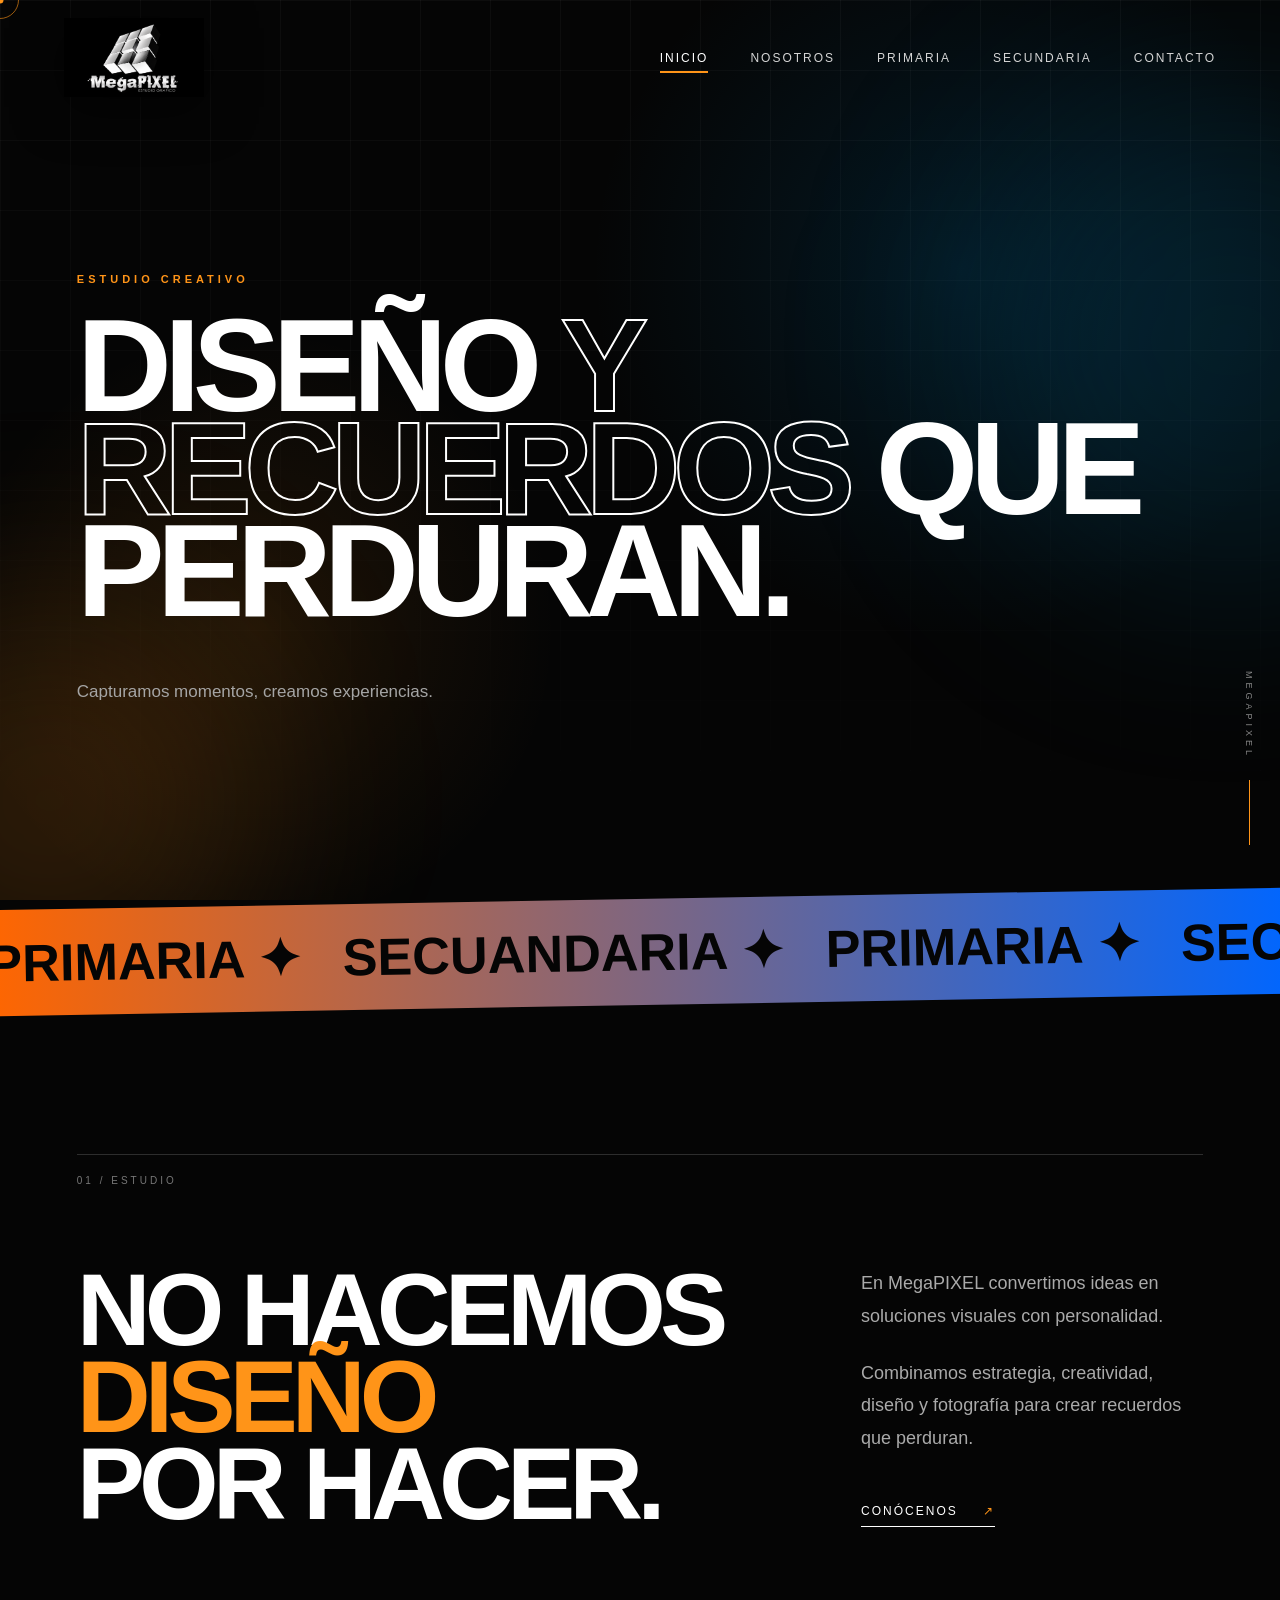
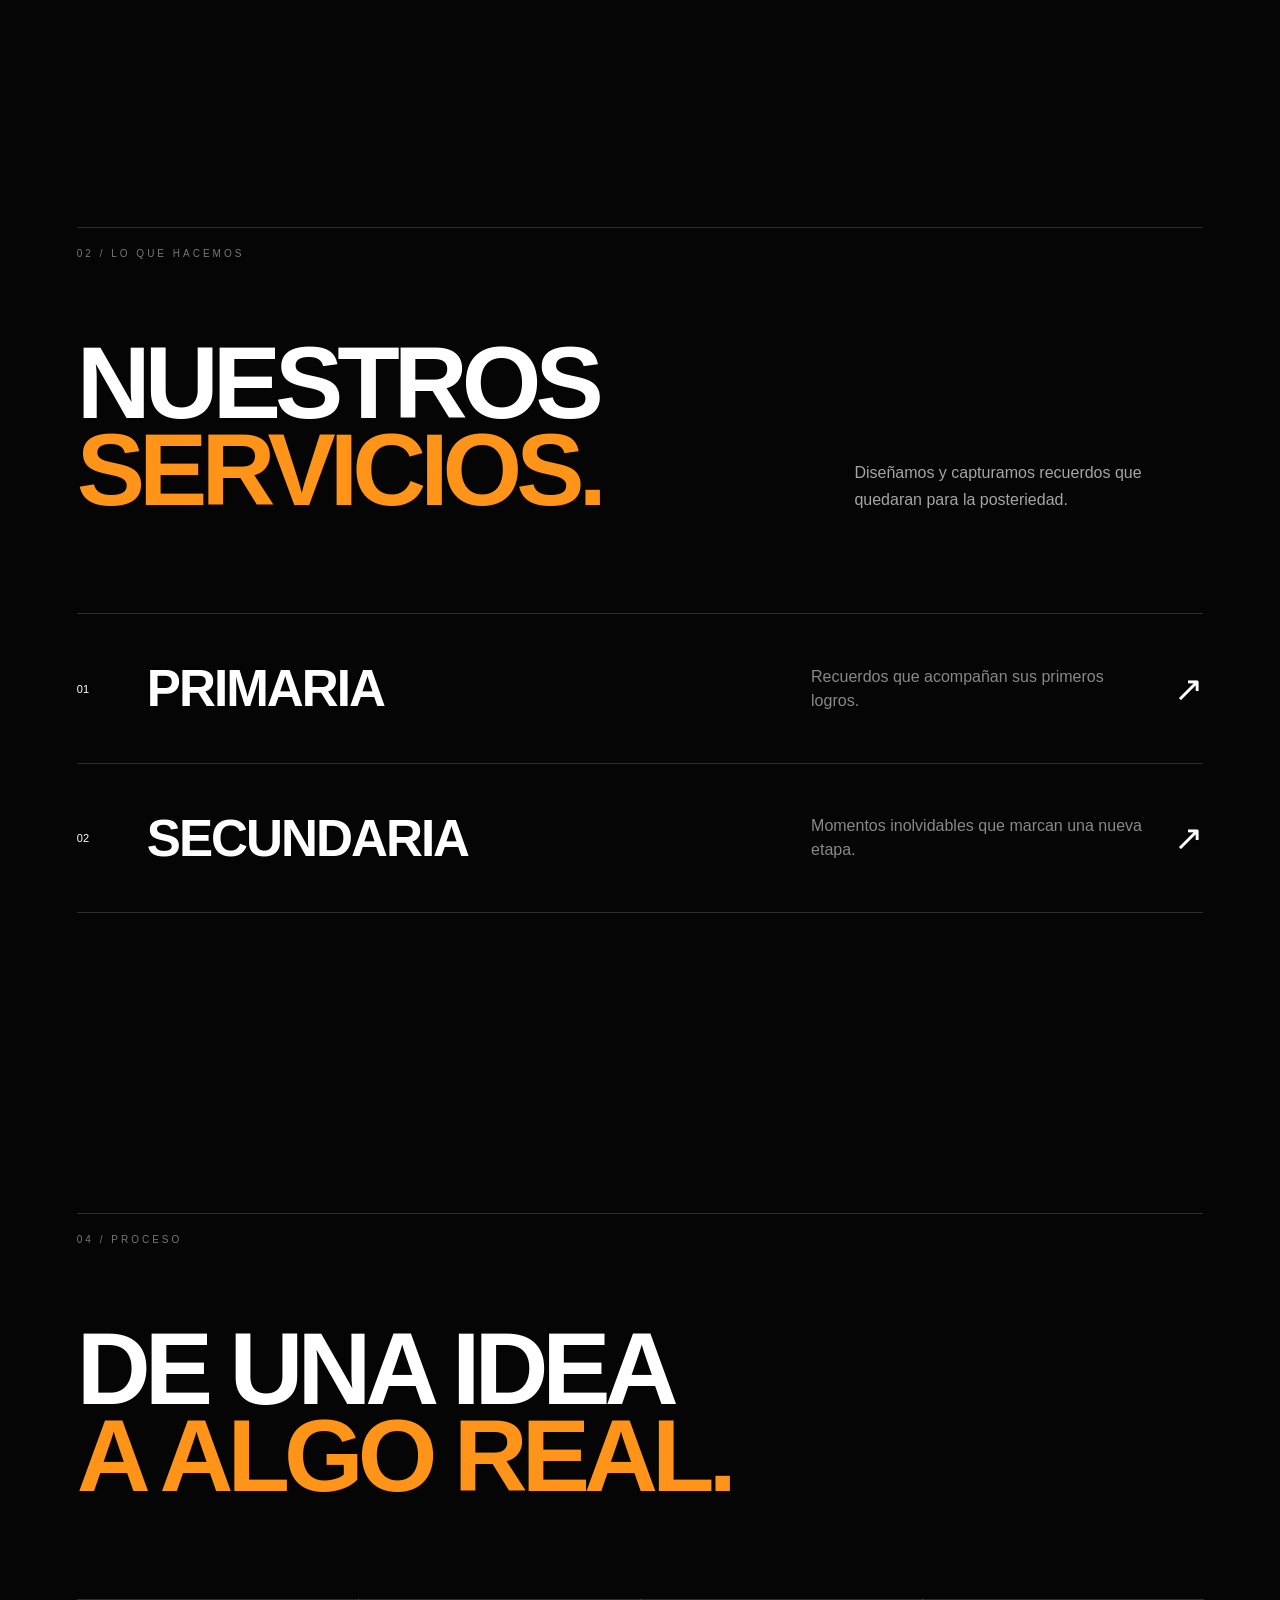
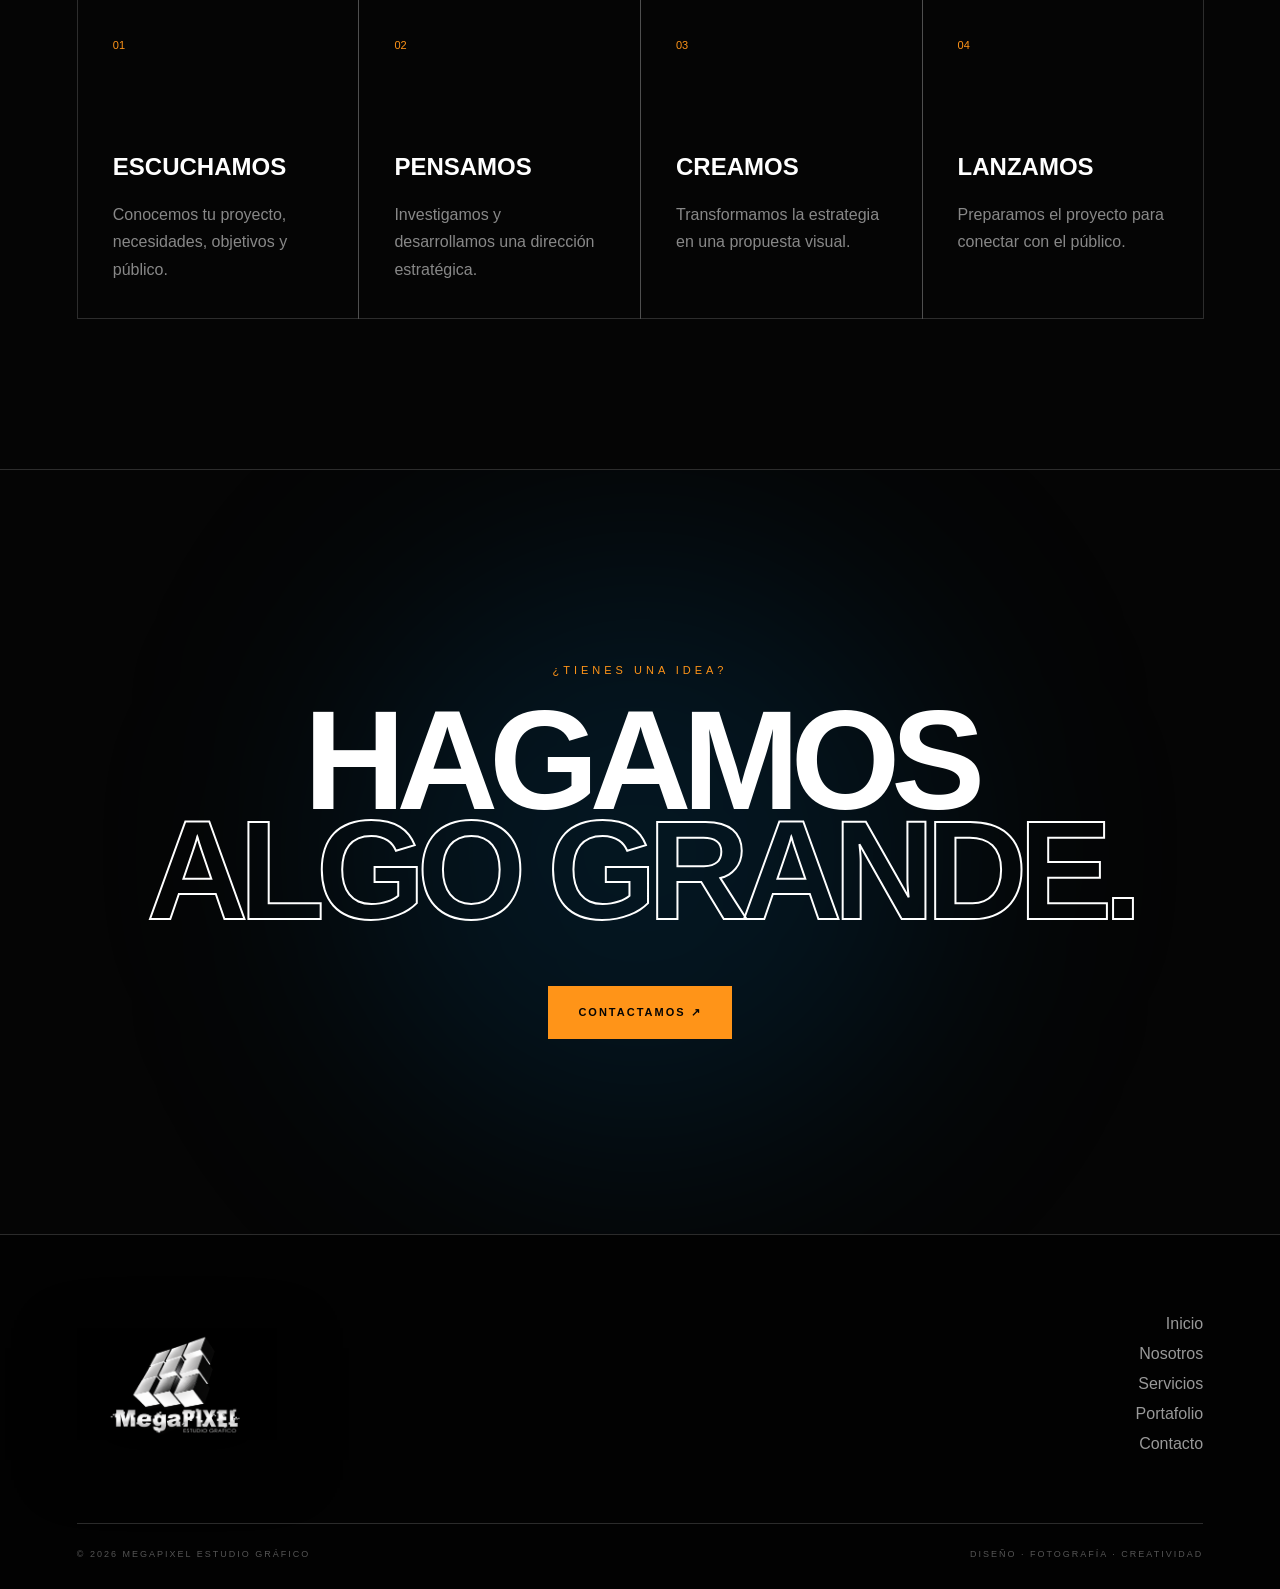
<file: index.html>
<!DOCTYPE html>
<html lang="es">

<head>
    <meta charset="UTF-8">

    <meta name="viewport"
          content="width=device-width, initial-scale=1.0">

    <meta name="description"
          content="MegaPIXEL Estudio Gráfico">

    <title>MegaPIXEL | Estudio Gráfico</title>
    
     <link rel="icon"
          type="image/png"
          href="img/logo-megapixel.png">
          
    <link rel="stylesheet" href="style.css">

    <link rel="stylesheet" href="responsive.css">

</head>
<body>

    <!-- ==============================
         CURSOR PERSONALIZADO
    =============================== -->

    <div class="cursor"></div>
    <div class="cursor-follow"></div>


    <!-- ==============================
         HEADER
    =============================== -->

    <header class="header" id="header">

        <a href="index.html" class="header-logo">
            <img
                src="img/logo-megapixel.png"
                alt="MegaPIXEL Estudio Gráfico">
        </a>

        <nav class="nav" id="nav">

            <a href="index.html" class="active">Inicio</a>
            <a href="nosotros.html">Nosotros</a>
            <a href="servicios.html">Primaria</a>
            <a href="portafolio.html">Secundaria</a>
            <a href="contacto.html">Contacto</a>

        </nav>

        <button
            class="menu-btn"
            id="menuBtn"
            aria-label="Abrir menú">

            <span></span>
            <span></span>

        </button>

    </header>


    <!-- ==============================
         HERO
    =============================== -->

    <main>

        <section class="hero">

            <div class="hero-glow glow-orange"></div>
            <div class="hero-glow glow-blue"></div>

            <div class="hero-grid"></div>

            <div class="hero-content">

                <p class="eyebrow reveal">
                    ESTUDIO CREATIVO 
                </p>

                <h1 class="hero-title reveal">

                    DISEÑO

                    <span>
                        Y RECUERDOS
                    </span>

                     QUE PERDURAN.

                </h1>

                <div class="hero-bottom reveal">

                    <p>
                        Capturamos momentos, creamos experiencias.
                    </p>

                </div>

            </div>

            <div class="scroll-text">
                MEGAPIXEL
                <span></span>
            </div>

        </section>


        <!-- ==============================
             MARQUESINA
        =============================== -->

        <section class="marquee">

            <div class="marquee-track">

                <span>PRIMARIA ✦</span>
                <span>SECUANDARIA ✦</span>
                <span>PRIMARIA ✦</span>
                <span>SECUANDARIA ✦</span>
                <span>PRIMARIA ✦</span>

                <span>PRIMARIA ✦</span>
                <span>SECUANDARIA ✦</span>
                <span>PRIMARIA ✦</span>
                <span>SECUANDARIA ✦</span>
                <span>PRIMARIA ✦</span>

            </div>

        </section>


        <!-- ==============================
             PRESENTACIÓN
        =============================== -->

        <section class="intro section">

            <div class="section-number reveal">
                01 / ESTUDIO
            </div>

            <div class="intro-grid">

                <h2 class="big-heading reveal">

                    NO HACEMOS

                    <span>
                        DISEÑO
                    </span>

                    POR HACER.

                </h2>

                <div class="intro-copy reveal">

                    <p>
                        En MegaPIXEL convertimos ideas en soluciones
                        visuales con personalidad.
                    </p>

                    <p>
                        Combinamos estrategia, creatividad, diseño y
                        fotografía para crear recuerdos que perduran.
                    </p>

                    <a
                        href="nosotros.html"
                        class="text-link">

                        CONÓCENOS
                        <span>↗</span>

                    </a>

                </div>

            </div>

        </section>

        <!-- ==============================
             SERVICIOS
        =============================== -->

        <section class="services section">

            <div class="section-number reveal">
                02 / LO QUE HACEMOS
            </div>

            <div class="services-heading">

                <h2 class="big-heading reveal">
                    NUESTROS
                    <span>SERVICIOS.</span>
                </h2>

                <p class="reveal">
                    Diseñamos y capturamos recuerdos que
                    quedaran para la posteriedad.
                    <!-- ==============================
                     No existe el término posteriedad en el Diccionario de la lengua española 
                     de la RAE. Es muy probable que se trate de una confusión con la palabra 
                     posteridad, que sí está definida y tiene tres acepciones principales:
                    Conjunto de personas que vivirán después de cierto momento o 
                    de determinada persona (descendencia o generaciones futuras). 
                    Fama póstuma o renombre que perdura después de la muerte. 
                    Tiempo futuro o porvenir.=============================== -->
                </p>

            </div>


            <div class="service-list">

                <a
                    href="servicios.html"
                    class="service-row reveal">

                    <span class="service-number">
                        01
                    </span>

                    <h3>
                        PRIMARIA
                    </h3>

                    <p>
                        Recuerdos que acompañan sus primeros logros.
                    </p>

                    <span class="arrow">
                        ↗
                    </span>

                </a>


                <a
                    href="portafolio.html"
                    class="service-row reveal">

                    <span class="service-number">
                        02
                    </span>

                    <h3>
                        SECUNDARIA
                    </h3>

                    <p>
                        Momentos inolvidables que marcan una nueva etapa.
                    </p>

                    <span class="arrow">
                        ↗
                    </span>

                </a>

            </div>

        </section>

        <!-- ==============================
             PROCESO
        =============================== -->

        <section class="process section">

            <div class="section-number reveal">
                04 / PROCESO
            </div>

            <h2 class="big-heading reveal">

                DE UNA IDEA

                <span>
                    A ALGO REAL.
                </span>

            </h2>


            <div class="process-grid">

                <article class="process-item reveal">

                    <span>01</span>

                    <h3>
                        ESCUCHAMOS
                    </h3>

                    <p>
                        Conocemos tu proyecto, necesidades,
                        objetivos y público.
                    </p>

                </article>


                <article class="process-item reveal">

                    <span>02</span>

                    <h3>
                        PENSAMOS
                    </h3>

                    <p>
                        Investigamos y desarrollamos una
                        dirección estratégica.
                    </p>

                </article>


                <article class="process-item reveal">

                    <span>03</span>

                    <h3>
                        CREAMOS
                    </h3>

                    <p>
                        Transformamos la estrategia en una
                        propuesta visual.
                    </p>

                </article>


                <article class="process-item reveal">

                    <span>04</span>

                    <h3>
                        LANZAMOS
                    </h3>

                    <p>
                        Preparamos el proyecto para conectar
                        con el público.
                    </p>

                </article>

            </div>

        </section>


        <!-- ==============================
             CTA
        =============================== -->

        <section class="cta">

            <div class="cta-glow"></div>

            <p class="reveal">
                ¿TIENES UNA IDEA?
            </p>

            <h2 class="reveal">

                HAGAMOS

                <span>
                    ALGO GRANDE.
                </span>

            </h2>

            <a
                href="contacto.html"
                class="cta-button reveal">

                CONTACTAMOS
                <span>↗</span>

            </a>

        </section>

    </main>


    <!-- ==============================
         FOOTER
    =============================== -->

    <footer class="footer">

        <div class="footer-top">

            <a
                href="index.html"
                class="footer-logo">

                <img
                    src="img/logo-megapixel.png"
                    alt="MegaPIXEL">

            </a>


            <div class="footer-menu">

                <a href="index.html">
                    Inicio
                </a>

                <a href="nosotros.html">
                    Nosotros
                </a>

                <a href="servicios.html">
                    Servicios
                </a>

                <a href="portafolio.html">
                    Portafolio
                </a>

                <a href="contacto.html">
                    Contacto
                </a>

            </div>

        </div>


        <div class="footer-bottom">

            <p>
                © 2026 MEGAPIXEL ESTUDIO GRÁFICO
            </p>

            <p>
                DISEÑO · FOTOGRAFÍA · CREATIVIDAD
            </p>

        </div>

    </footer>


    <script src="js.script.js"></script>

</body>

</html>
</file>
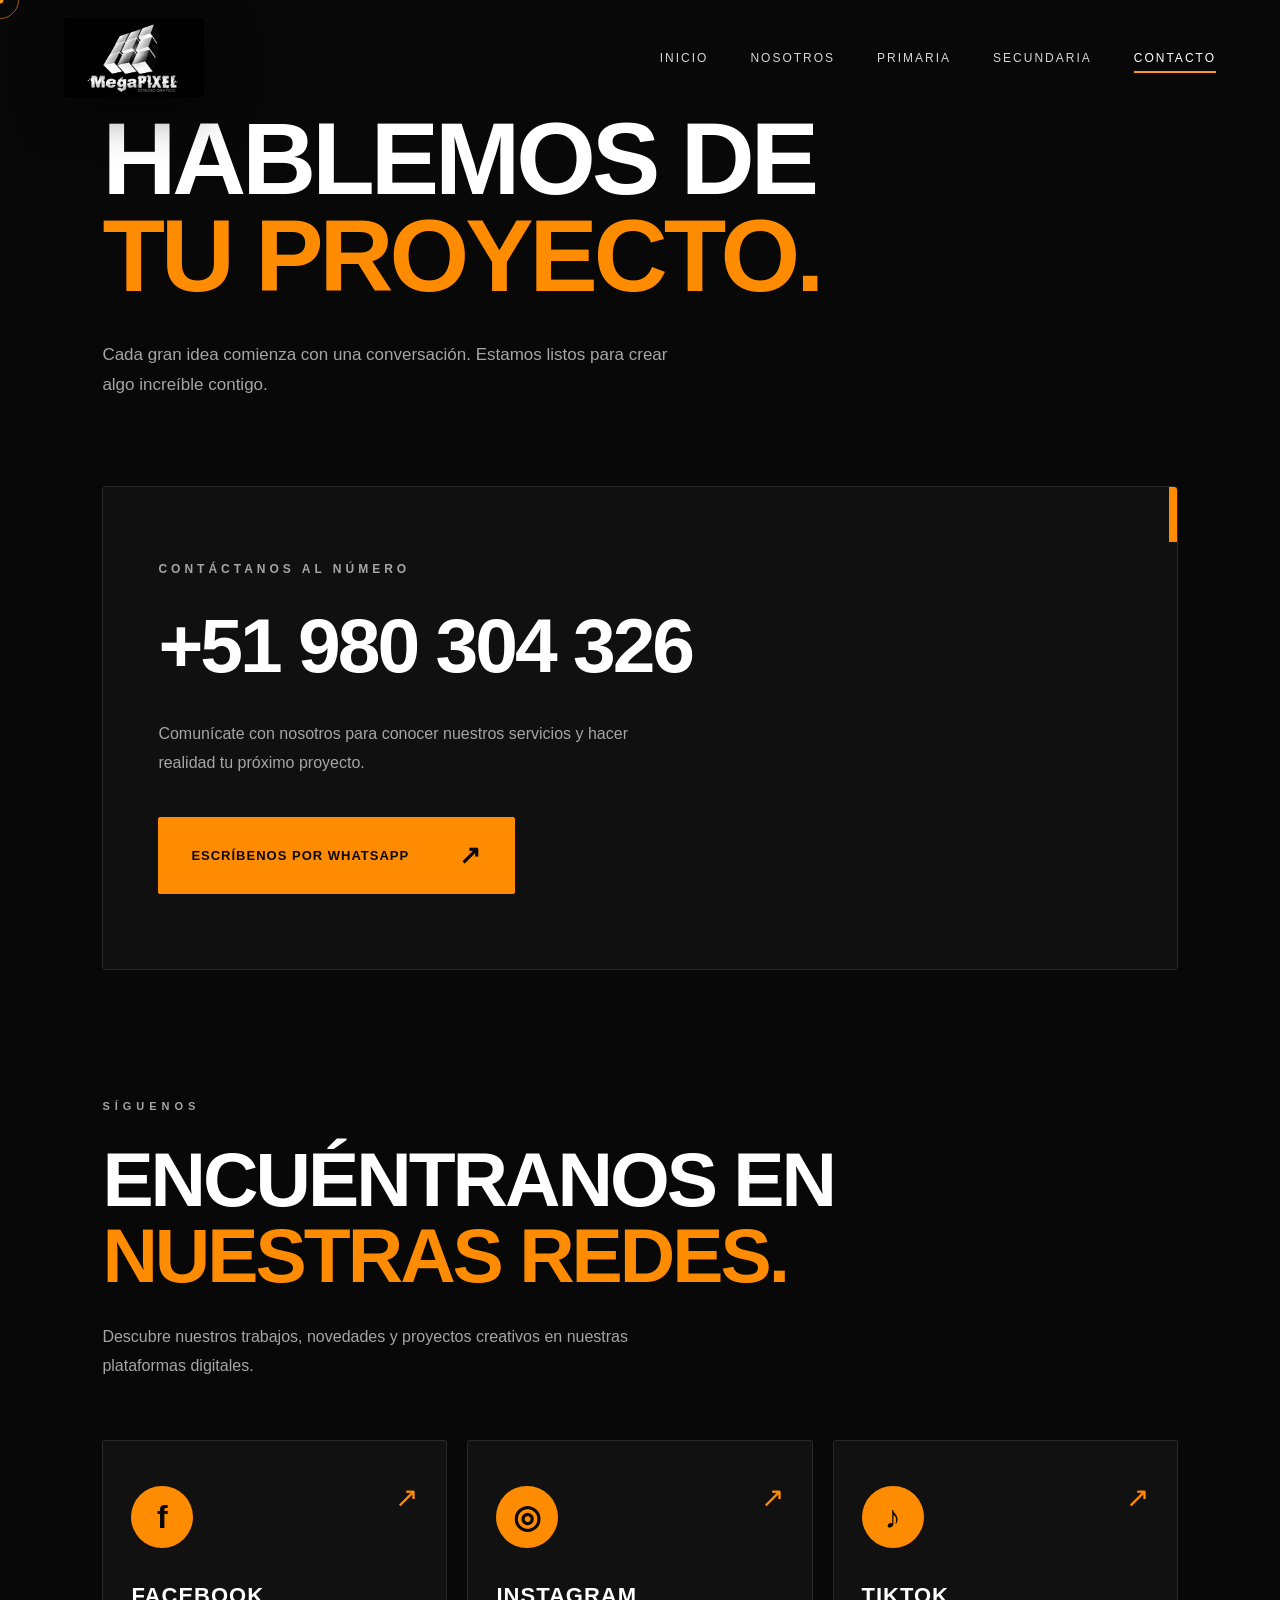
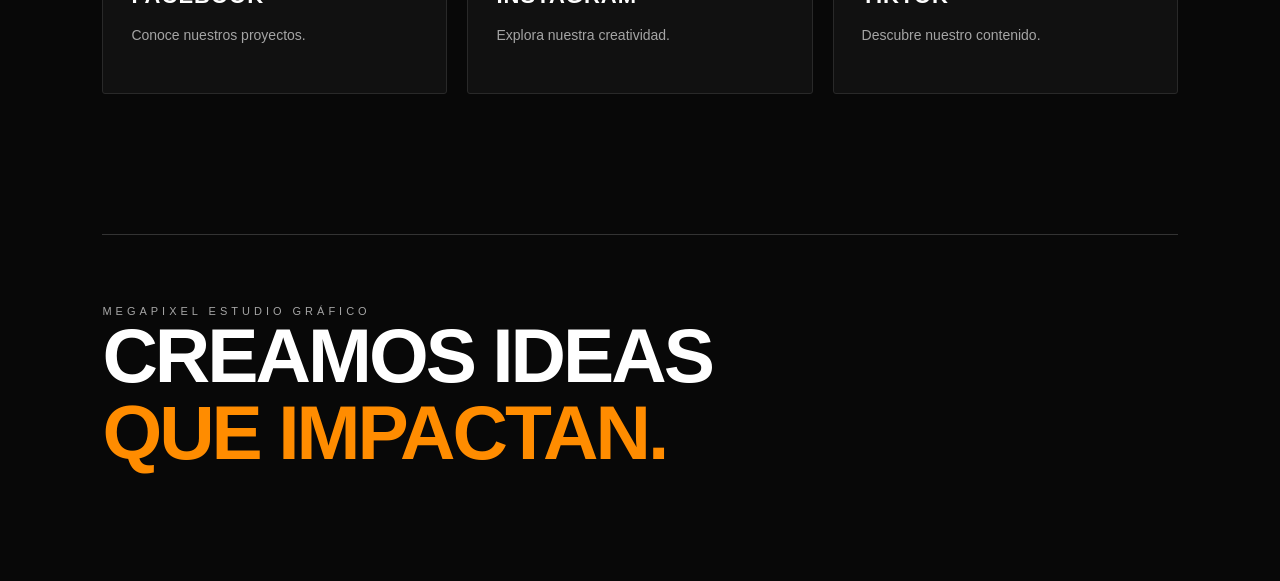
<file: contacto.html>
<!DOCTYPE html>
<html lang="es">

<head>
    <meta charset="UTF-8">
    <meta name="viewport"
          content="width=device-width, initial-scale=1.0">

    <title>Contacto | MegaPIXEL</title>

    <link rel="icon"
          type="image/png"
          href="img/logo-megapixel.png">

    <link rel="stylesheet" href="style.css">
    <link rel="stylesheet" href="responsive.css">
</head>

<body>

    <div class="cursor"></div>
    <div class="cursor-follow"></div>

    <!-- HEADER -->
    <header class="header">

        <a href="index.html" class="header-logo">
            <img src="img/logo-megapixel.png"
                 alt="MegaPIXEL">
        </a>

        <nav class="nav" id="nav">
            <a href="index.html">Inicio</a>
            <a href="nosotros.html">Nosotros</a>
            <a href="servicios.html">Primaria</a>
            <a href="portafolio.html">Secundaria</a>
            <a href="contacto.html" class="active">
                Contacto
            </a>
        </nav>

        <button class="menu-btn"
                id="menuBtn"
                type="button"
                aria-label="Abrir menú"
                aria-controls="nav"
                aria-expanded="false">
            <span></span>
            <span></span>
        </button>

    </header>

    <main>

        <!-- CONTACTO -->
        <section class="contact-page">

            <div class="contact-title">

                <h1 class="reveal">
                    HABLEMOS DE
                    <span>TU PROYECTO.</span>
                </h1>

                <p class="reveal">
                    Cada gran idea comienza con una
                    conversación. Estamos listos para
                    crear algo increíble contigo.
                </p>

            </div>

            <!-- NUMERO DE CONTACTO -->
            <div class="mp-contact-box reveal">

                <p class="mp-contact-label">
                    CONTÁCTANOS AL NÚMERO
                </p>

                <a href="tel:+51980304326"
                   class="mp-contact-number">
                    +51 980 304 326
                </a>

                <p class="mp-contact-description">
                    Comunícate con nosotros para conocer
                    nuestros servicios y hacer realidad
                    tu próximo proyecto.
                </p>

                <a href="https://wa.me/51980304326"
                   target="_blank"
                   rel="noopener noreferrer"
                   class="mp-whatsapp-btn">

                    ESCRÍBENOS POR WHATSAPP
                    <span>↗</span>

                </a>

            </div>

            <!-- REDES SOCIALES -->
            <div class="mp-social-section reveal">

                <p class="eyebrow">
                    SÍGUENOS
                </p>

                <h2>
                    ENCUÉNTRANOS EN
                    <span>NUESTRAS REDES.</span>
                </h2>

                <p>
                    Descubre nuestros trabajos, novedades
                    y proyectos creativos en nuestras
                    plataformas digitales.
                </p>

                <div class="mp-social-grid">

                    <!-- FACEBOOK -->
                    <a href="https://www.facebook.com/share/1DjeijVsBK/"
                    target="_blank"
                    rel="noopener noreferrer"
                    class="mp-social-card">

                        <span class="mp-social-icon">f</span>

                        <h3>FACEBOOK</h3>

                        <p>Conoce nuestros proyectos.</p>

                        <span class="mp-social-arrow">↗</span>

                    </a>

                    <!-- INSTAGRAM -->
                    <a href="https://instagram.com/megapixelstudiografico?srtk=NjVuYzk3Z3NyN3Vx"
                    target="_blank"
                    rel="noopener noreferrer"
                    class="mp-social-card">

                        <span class="mp-social-icon">◎</span>

                        <h3>INSTAGRAM</h3>

                        <p>Explora nuestra creatividad.</p>

                        <span class="mp-social-arrow">↗</span>

                    </a>

                    <!-- TIKTOK -->
                    <a href="https://www.tiktok.com/@diegomegapixel5?_r=1&_t=ZS-9AVYda8JAur"
                    target="_blank"
                    rel="noopener noreferrer"
                    class="mp-social-card">

                        <span class="mp-social-icon">♪</span>

                        <h3>TIKTOK</h3>

                        <p>Descubre nuestro contenido.</p>

                        <span class="mp-social-arrow">↗</span>

                    </a>

                </div>

            </div>

            <!-- FRASE FINAL -->
            <div class="mp-contact-footer reveal">
                <p>MEGAPIXEL ESTUDIO GRÁFICO</p>
                <h2>
                    CREAMOS IDEAS
                    <span>QUE IMPACTAN.</span>
                </h2>
            </div>

        </section>

    </main>

    <script src="js.script.js"></script>

</body>
</html>
</file>
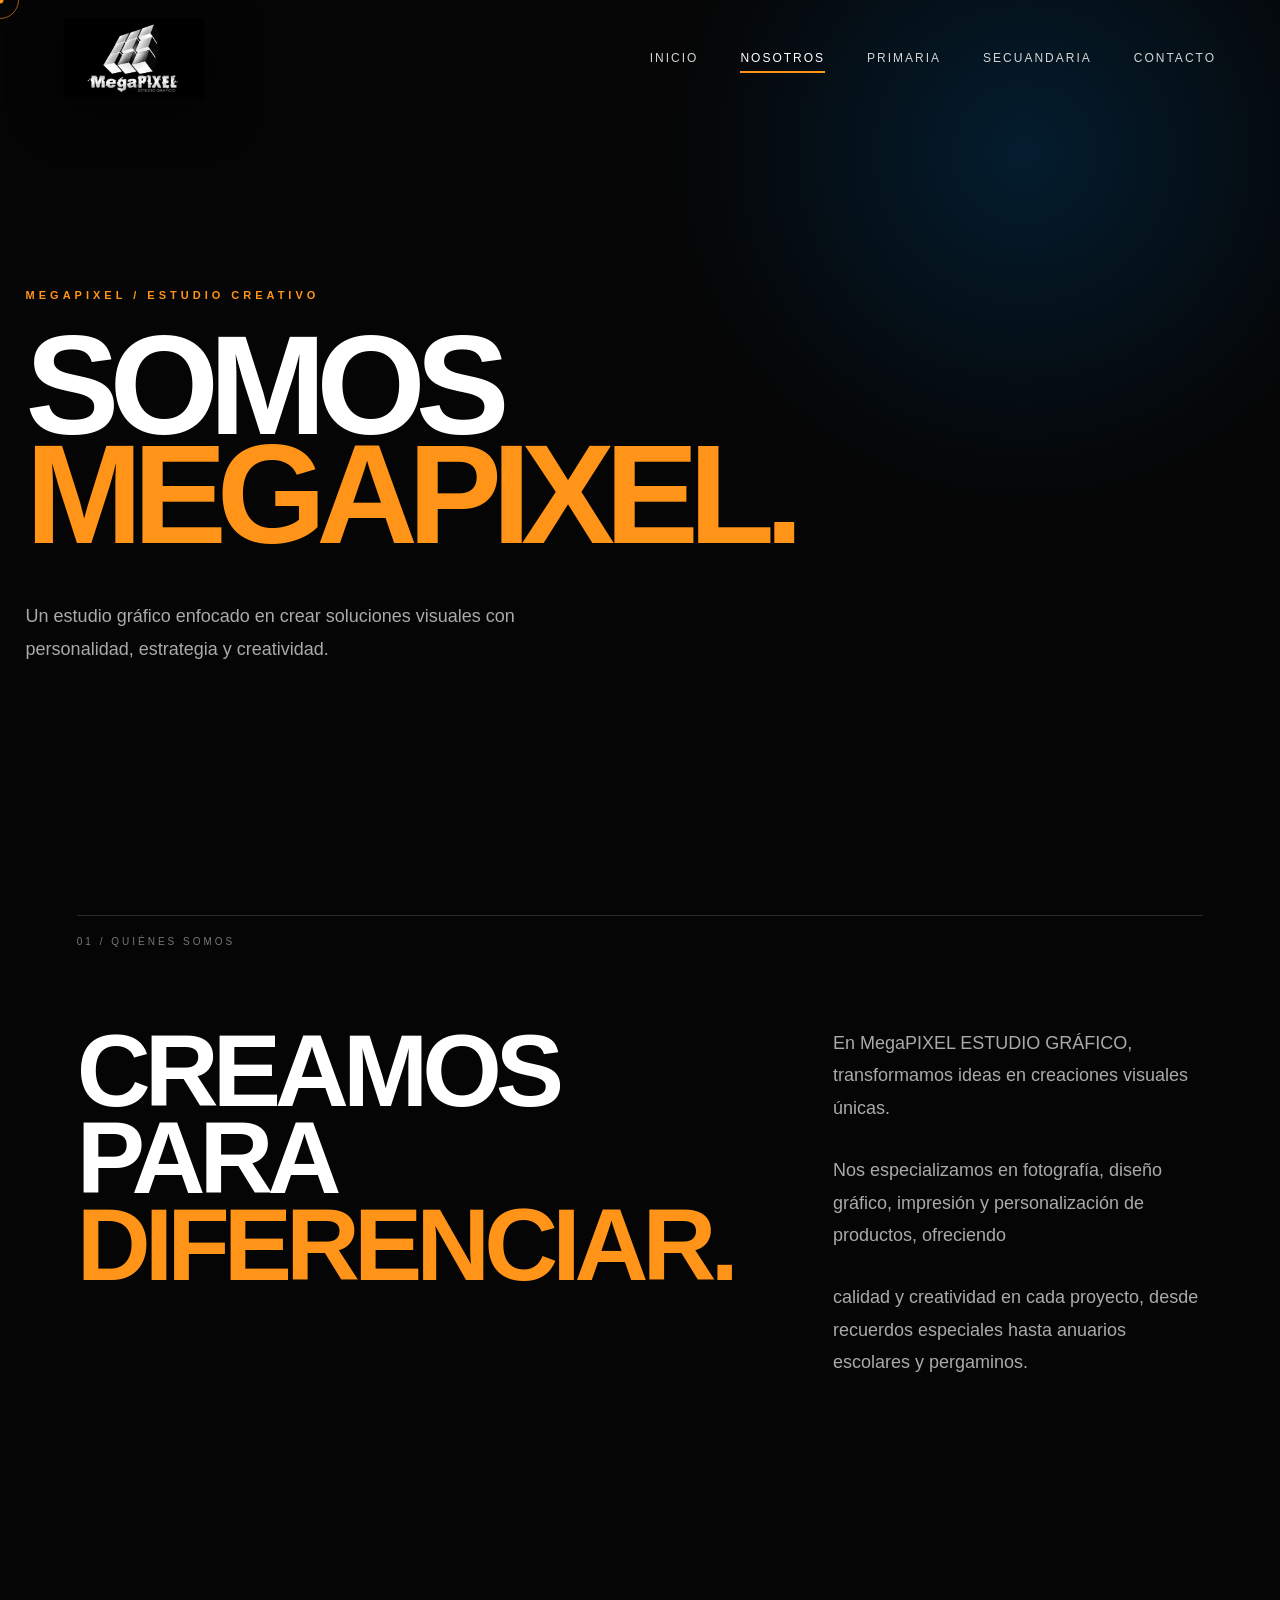
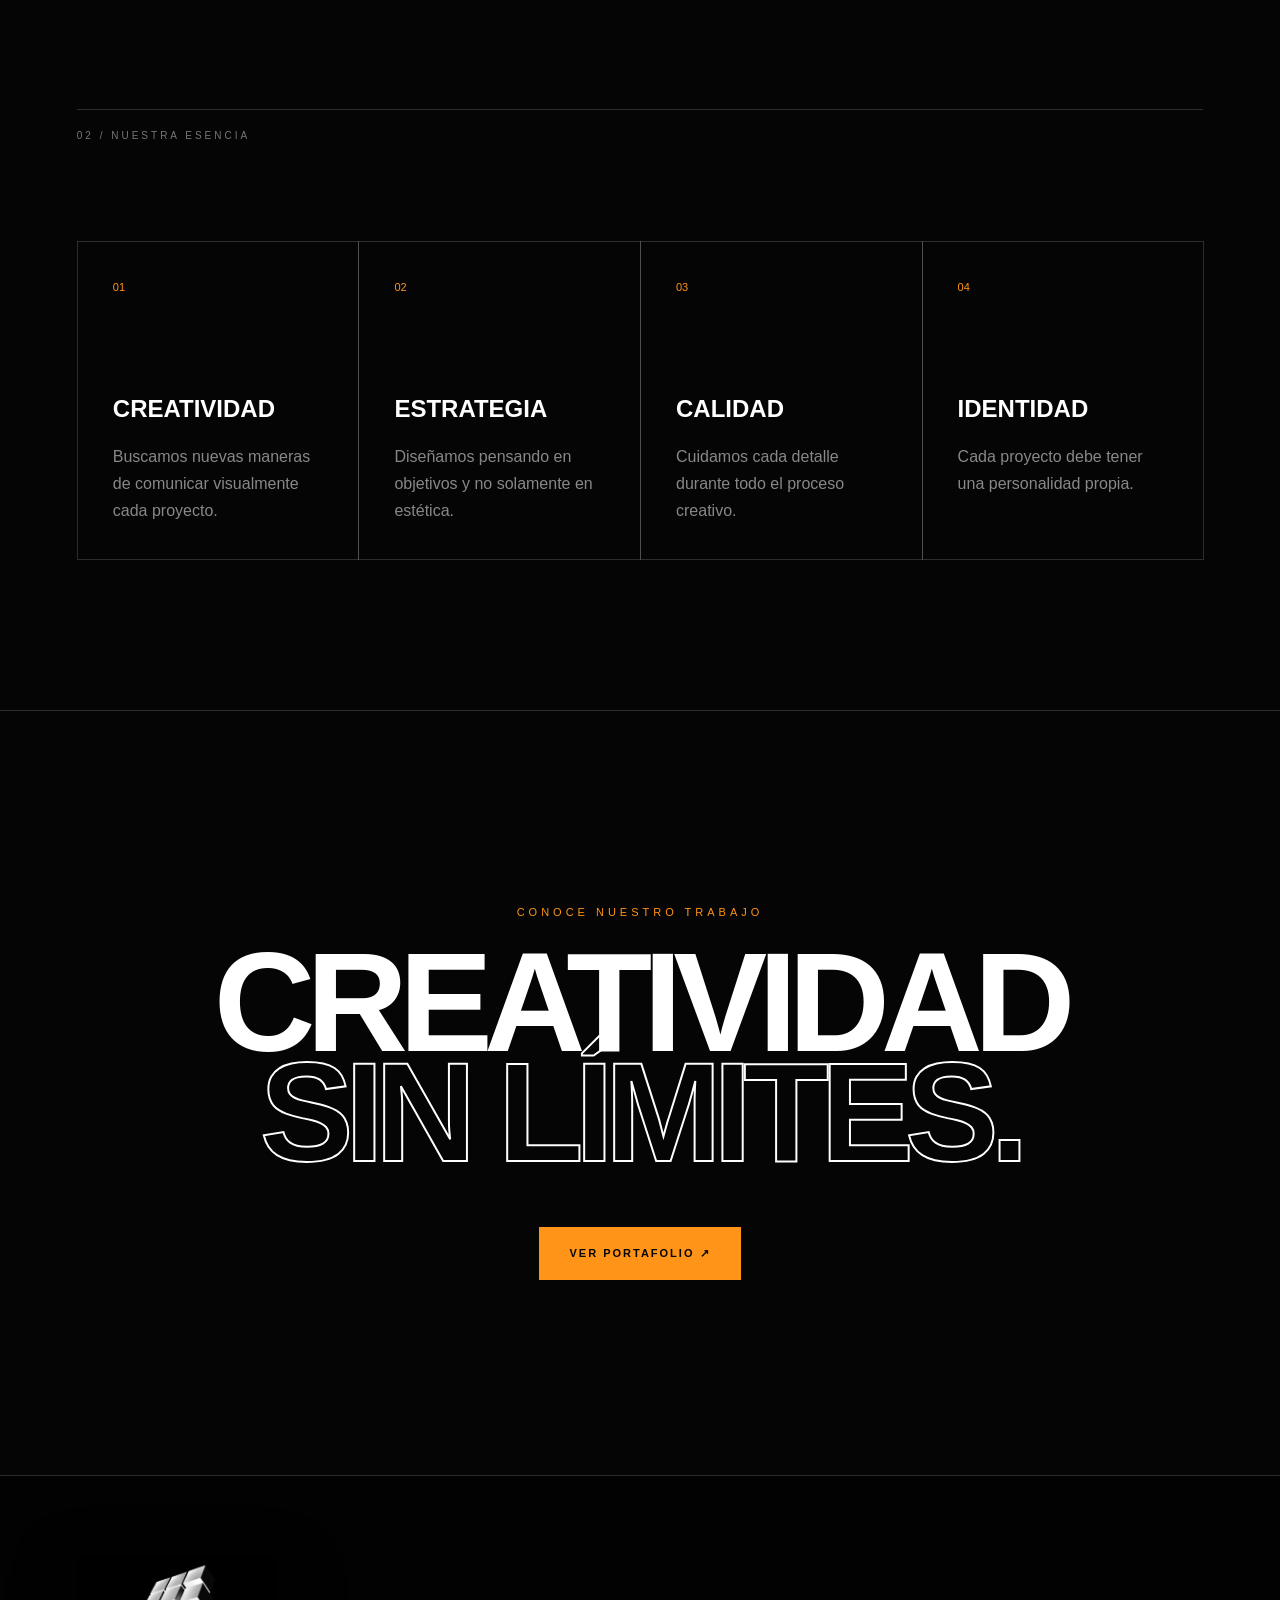
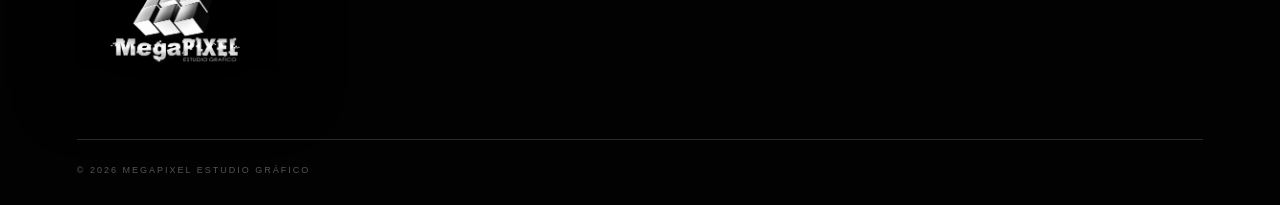
<file: nosotros.html>
<!DOCTYPE html>
<html lang="es">

<head>

    <meta charset="UTF-8">

    <meta
        name="viewport"
        content="width=device-width, initial-scale=1.0">

    <title>
        Nosotros | MegaPIXEL
    </title>

    <link rel="icon"
          type="image/png"
          href="img/logo-megapixel.png">

    <link rel="stylesheet" href="style.css">
    <link rel="stylesheet" href="responsive.css">

</head>

<body>

    <div class="cursor"></div>
    <div class="cursor-follow"></div>


    <header class="header">

        <a
            href="index.html"
            class="header-logo">

            <img
                src="img/logo-megapixel.png"
                alt="MegaPIXEL">

        </a>


        <nav class="nav" id="nav">

            <a href="index.html">
                Inicio
            </a>

            <a
                href="nosotros.html"
                class="active">
                Nosotros
            </a>

            <a href="servicios.html">
                Primaria
            </a>

            <a href="portafolio.html">
                Secuandaria
            </a>

            <a href="contacto.html">
                Contacto
            </a>

        </nav>


        <button
            class="menu-btn"
            id="menuBtn">

            <span></span>
            <span></span>

        </button>

    </header>


    <main>

        <!-- HERO INTERNO -->

        <section class="page-hero">

            <p class="eyebrow reveal">
                MEGAPIXEL / ESTUDIO CREATIVO
            </p>

            <h1 class="reveal">

                SOMOS

                <span>
                    MEGAPIXEL.
                </span>

            </h1>

            <p class="page-description reveal">

                Un estudio gráfico enfocado en crear
                soluciones visuales con personalidad,
                estrategia y creatividad.

            </p>

        </section>


        <!-- NOSOTROS -->

        <section class="about-section section">

            <div class="section-number reveal">
                01 / QUIÉNES SOMOS
            </div>


            <div class="about-grid">

                <h2 class="big-heading reveal">

                    CREAMOS PARA

                    <span>
                        DIFERENCIAR.
                    </span>

                </h2>


                <div class="about-text reveal">

                    <p>
                       En MegaPIXEL ESTUDIO GRÁFICO, transformamos ideas 
                       en creaciones visuales únicas.
                    </p>

                    <p>
                        Nos especializamos en fotografía, diseño 
                        gráfico, impresión y personalización de productos, ofreciendo
                    </p>

                    <p>
                       calidad y creatividad en cada proyecto, desde
                        recuerdos especiales hasta anuarios escolares y pergaminos.
                    </p>

                </div>

            </div>

        </section>


        <!-- VALORES -->

        <section class="process section">

            <div class="section-number reveal">
                02 / NUESTRA ESENCIA
            </div>

            <div class="process-grid">

                <article class="process-item reveal">

                    <span>01</span>

                    <h3>
                        CREATIVIDAD
                    </h3>

                    <p>
                        Buscamos nuevas maneras de comunicar
                        visualmente cada proyecto.
                    </p>

                </article>


                <article class="process-item reveal">

                    <span>02</span>

                    <h3>
                        ESTRATEGIA
                    </h3>

                    <p>
                        Diseñamos pensando en objetivos
                        y no solamente en estética.
                    </p>

                </article>


                <article class="process-item reveal">

                    <span>03</span>

                    <h3>
                        CALIDAD
                    </h3>

                    <p>
                        Cuidamos cada detalle durante
                        todo el proceso creativo.
                    </p>

                </article>


                <article class="process-item reveal">

                    <span>04</span>

                    <h3>
                        IDENTIDAD
                    </h3>

                    <p>
                        Cada proyecto debe tener
                        una personalidad propia.
                    </p>

                </article>

            </div>

        </section>


        <section class="cta">

            <p>
                CONOCE NUESTRO TRABAJO
            </p>

            <h2>
                CREATIVIDAD
                <span>SIN LÍMITES.</span>
            </h2>

            <a
                href="portafolio.html"
                class="cta-button">

                VER PORTAFOLIO
                <span>↗</span>

            </a>

        </section>

    </main>


    <footer class="footer">

        <div class="footer-top">

            <a
                href="index.html"
                class="footer-logo">

                <img
                    src="img/logo-megapixel.png"
                    alt="MegaPIXEL">

            </a>

        </div>

        <div class="footer-bottom">

            <p>
                © 2026 MEGAPIXEL ESTUDIO GRÁFICO
            </p>

        </div>

    </footer>


    <script src="js.script.js"></script>

</body>
</html>
</file>
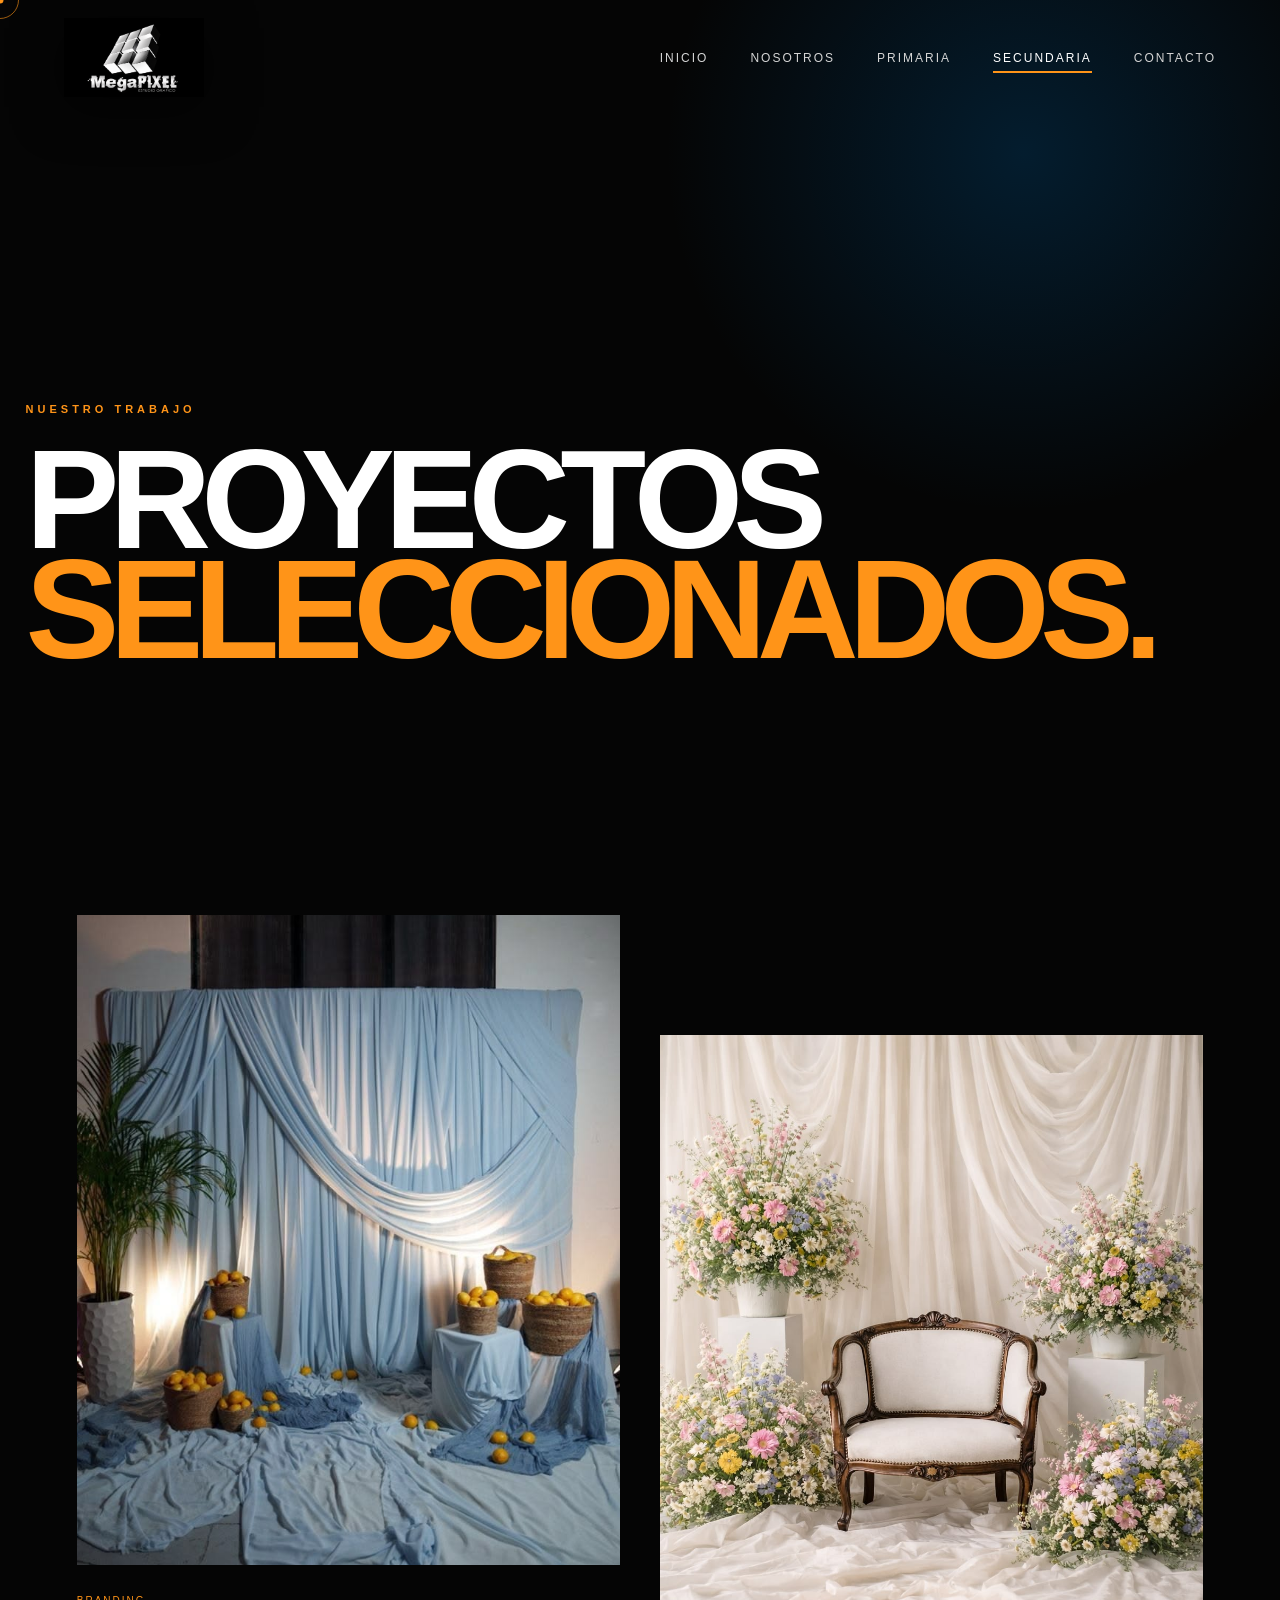
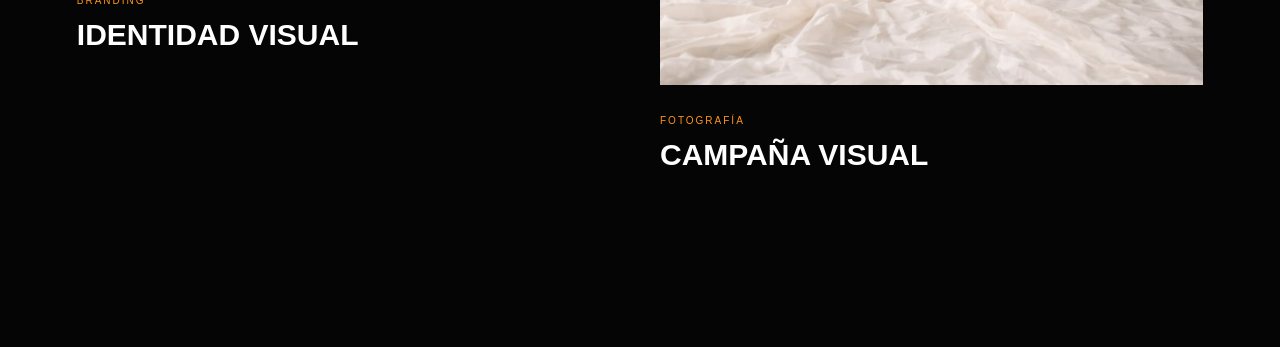
<file: portafolio.html>
<!DOCTYPE html>

<html lang="es">

<head>

    <meta charset="UTF-8">

    <meta
        name="viewport"
        content="width=device-width, initial-scale=1.0">

    <title>
        Portafolio | MegaPIXEL
    </title>

    <link rel="icon"
          type="image/png"
          href="img/logo-megapixel.png">
          
    <link rel="stylesheet"  href="style.css">
    <link rel="stylesheet" href="responsive.css">

</head>


<body>

    <div class="cursor"></div>
    <div class="cursor-follow"></div>


    <header class="header">

        <a
            href="index.html"
            class="header-logo">

            <img
                src="img/logo-megapixel.png"
                alt="MegaPIXEL">

        </a>


        <nav
            class="nav"
            id="nav">

            <a href="index.html">
                Inicio
            </a>

            <a href="nosotros.html">
                Nosotros
            </a>

            <a href="servicios.html">
                Primaria
            </a>

            <a
                href="portafolio.html"
                class="active">
                Secundaria
            </a>

            <a href="contacto.html">
                Contacto
            </a>

        </nav>


        <button
            class="menu-btn"
            id="menuBtn">

            <span></span>
            <span></span>

        </button>

    </header>


    <main>

        <section class="page-hero">

            <p class=" eyebrow reveal">
                NUESTRO TRABAJO
            </p>

            <h1 class="reveal">

                PROYECTOS

                <span>
                    SELECCIONADOS.
                </span>

            </h1>

        </section>


        <section class="portfolio-page section">

            <div class="portfolio-grid">


                <article class="portfolio-item reveal">

                    <img
                        src="img/portafolio.proyecto-01.jpg"
                        alt="Proyecto MegaPIXEL">

                    <div>

                        <span>
                            BRANDING
                        </span>

                        <h2>
                            IDENTIDAD VISUAL
                        </h2>

                    </div>

                </article>


                <article class="portfolio-item reveal">

                    <img
                        src="img/portafolio.proyecto-02.jpg"
                        alt="Fotografía MegaPIXEL">

                    <div>

                        <span>
                            FOTOGRAFÍA
                        </span>

                        <h2>
                            CAMPAÑA VISUAL
                        </h2>

                    </div>

                </article>

            </div>

        </section>

    </main>


    <script src="js.script.js"></script>

</body>

</html>
</file>
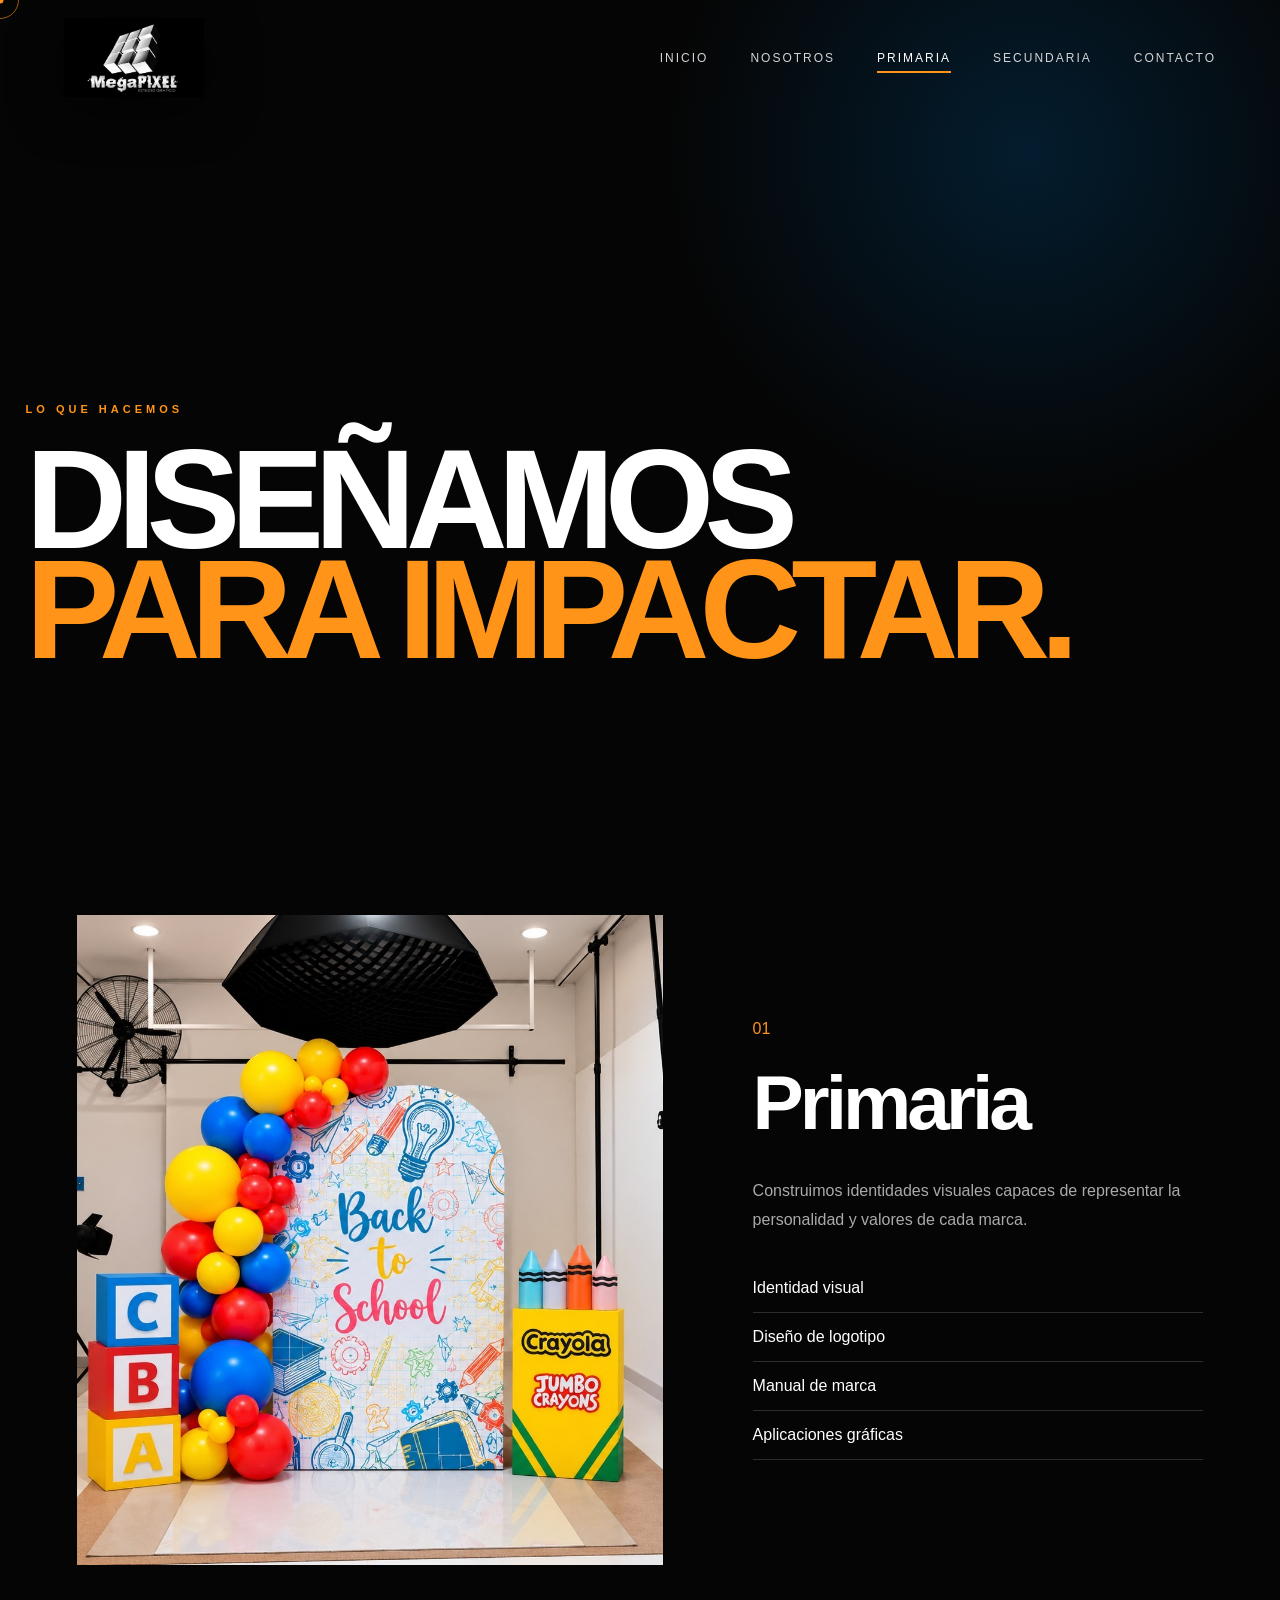
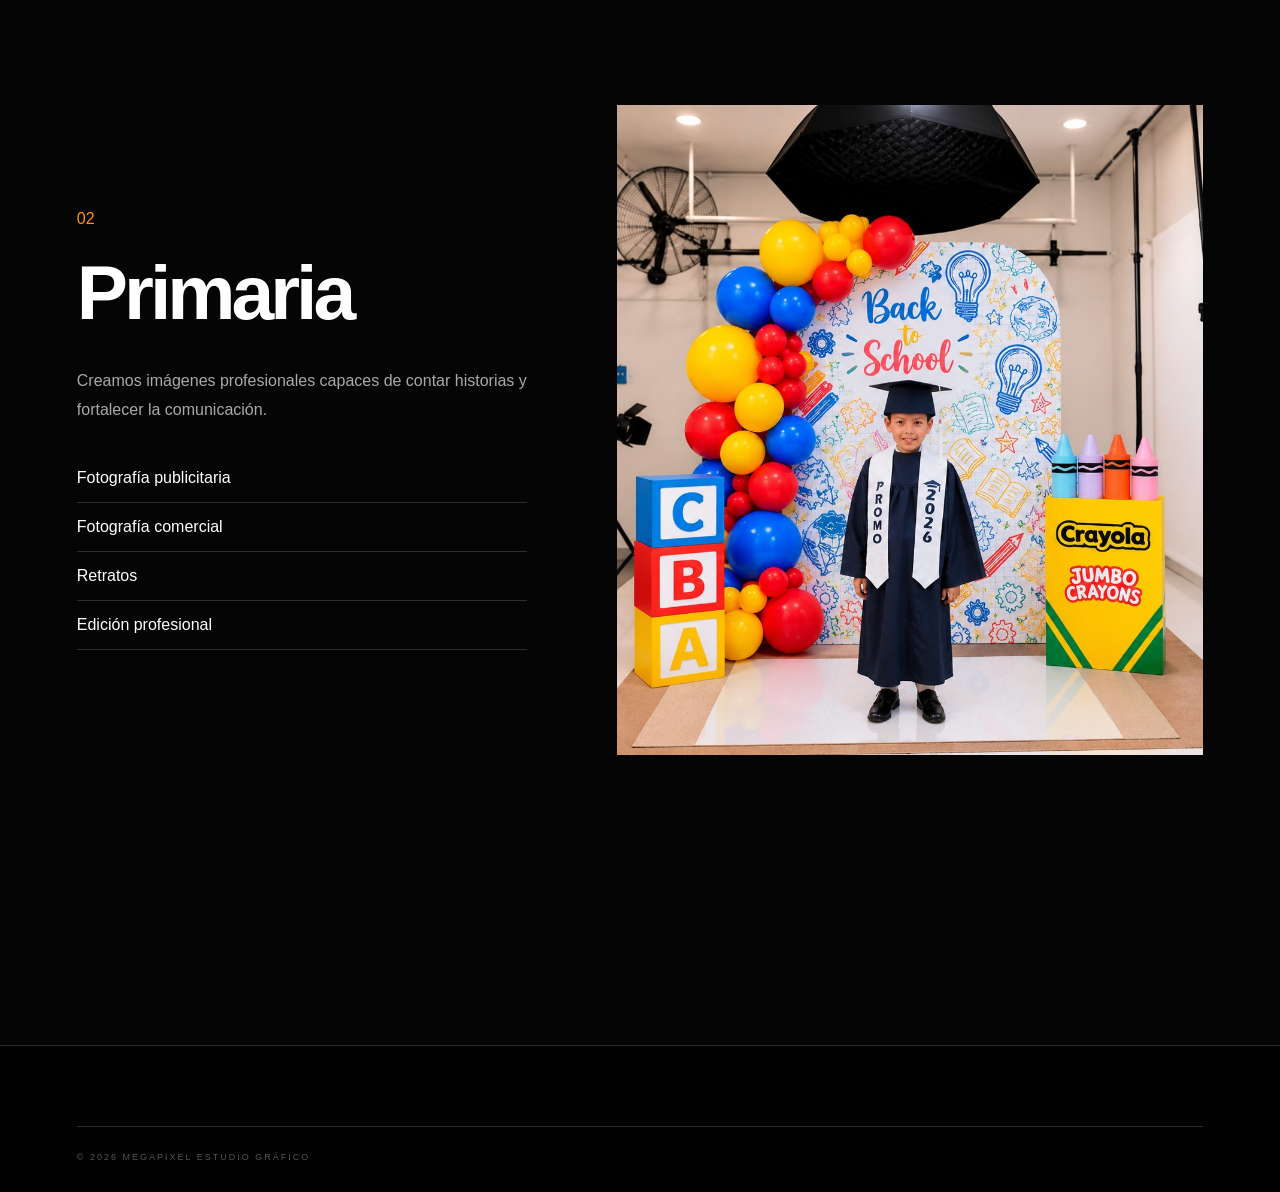
<file: servicios.html>
<!DOCTYPE html>

<html lang="es">

<head>

    <meta charset="UTF-8">

    <meta
        name="viewport"
        content="width=device-width, initial-scale=1.0">

    <title>
        Servicios | MegaPIXEL
    </title>

    <link rel="icon"
          type="image/png"
          href="img/logo-megapixel.png">

    <link rel="stylesheet" href="style.css">
    <link rel="stylesheet" href="responsive.css">

</head>


<body>

    <div class="cursor"></div>
    <div class="cursor-follow"></div>


    <header class="header">

        <a
            href="index.html"
            class="header-logo">

            <img
                src="img/logo-megapixel.png"
                alt="MegaPIXEL">

        </a>


        <nav
            class="nav"
            id="nav">

            <a href="index.html">
                Inicio
            </a>

            <a href="nosotros.html">
                Nosotros
            </a>

            <a
                href="servicios.html"
                class="active">
                Primaria
            </a>

            <a href="portafolio.html">
                Secundaria
            </a>

            <a href="contacto.html">
                Contacto
            </a>

        </nav>


        <button
            class="menu-btn"
            id="menuBtn">

            <span></span>
            <span></span>

        </button>

    </header>


    <main>

        <section class="page-hero">

            <p class="eyebrow reveal">
                LO QUE HACEMOS
            </p>

            <h1 class="reveal">

                DISEÑAMOS

                <span>
                    PARA IMPACTAR.
                </span>

            </h1>

        </section>


        <section class="service-detail section">


            <article class="service-feature reveal">

                <div class="service-feature-image">

                    <img
                        src="img/FONDO.jpeg"
                        alt="PRIMARIA">

                </div>

                <div class="service-feature-text">

                    <span>01</span>

                    <h2>
                        Primaria
                    </h2>

                    <p>
                        Construimos identidades visuales capaces
                        de representar la personalidad y valores
                        de cada marca.
                    </p>

                    <ul>
                        <li>Identidad visual</li>
                        <li>Diseño de logotipo</li>
                        <li>Manual de marca</li>
                        <li>Aplicaciones gráficas</li>
                    </ul>

                </div>

            </article>


            <article class="service-feature reverse reveal">

                <div class="service-feature-image">

                    <img
                        src="img/FONDOCONNIÑO.jpeg"
                        alt="PRIMARIA">

                </div>

                <div class="service-feature-text">

                    <span>02</span>

                    <h2>
                        Primaria
                    </h2>

                    <p>
                        Creamos imágenes profesionales
                        capaces de contar historias y
                        fortalecer la comunicación.
                    </p>

                    <ul>
                        <li>Fotografía publicitaria</li>
                        <li>Fotografía comercial</li>
                        <li>Retratos</li>
                        <li>Edición profesional</li>
                    </ul>

                </div>

            </article>

        </section>

    </main>


    <footer class="footer">

        <div class="footer-bottom">

            <p>
                © 2026 MEGAPIXEL ESTUDIO GRÁFICO
            </p>

        </div>

    </footer>


    <script src="js.script.js"></script>

</body>

</html>
</file>
<file: style.css>
/* ==========================================================
   MEGAPIXEL ESTUDIO GRÁFICO
   STYLE.CSS
========================================================== */


/* ==========================================================
   01. VARIABLES
========================================================== */

:root {

    --black: #050505;
    --black-soft: #0b0d10;

    --white: #ffffff;
    --gray: #a5a5a5;
    --gray-dark: #242424;

    --orange: #ff9418;
    --orange-light: #ffb347;

    --blue: #005d91;
    --blue-dark: #001a35;

    --cyan: #32d6d1;

    --border: rgba(255,255,255,.16);

    --max-width: 1500px;

    --transition:
        cubic-bezier(.2,.7,.2,1);

}


/* ==========================================================
   02. RESET
========================================================== */

* {

    margin: 0;
    padding: 0;
    box-sizing: border-box;

}

html {

    scroll-behavior: smooth;

}

body {

    background:
        var(--black);

    color:
        var(--white);

    font-family:
        Arial,
        Helvetica,
        sans-serif;

    overflow-x: hidden;

}

body.menu-open {

    overflow: hidden;

}

img {

    width: 100%;
    display: block;

}

a {

    color: inherit;
    text-decoration: none;

}

button,
input,
textarea,
select {

    font: inherit;

}


/* ==========================================================
   03. SCROLLBAR
========================================================== */

::-webkit-scrollbar {

    width: 8px;

}

::-webkit-scrollbar-track {

    background:
        #050505;

}

::-webkit-scrollbar-thumb {

    background:
        var(--orange);

}


/* ==========================================================
   04. HEADER
========================================================== */

.header {

    position: fixed;

    top: 0;
    left: 0;

    width: 100%;

    height: 115px;

    padding:
        0 5%;

    display: flex;
    justify-content: space-between;
    align-items: center;

    z-index: 1000;

    transition:
        .4s var(--transition);

}

.header.scrolled {

    height: 85px;

    background:
        rgba(3,3,3,.88);

    backdrop-filter:
        blur(18px);

    border-bottom:
        1px solid var(--border);

}


/* LOGO HEADER */

.header-logo {

    position: relative;

    width: 140px;

    z-index: 1002;

}

.header-logo img {

    width: 100%;

    filter:
        drop-shadow(
            0 10px 25px rgba(0,0,0,.65)
        );

    transition:
        transform .35s var(--transition);

}

.header-logo:hover img {

    transform:
        scale(1.06);

}


/* ==========================================================
   05. NAVEGACIÓN
========================================================== */

.nav {

    display: flex;
    align-items: center;

    gap: 42px;

}

.nav a {

    position: relative;

    color:
        #d5d5d5;

    font-size:
        12px;

    letter-spacing:
        2px;

    text-transform:
        uppercase;

    padding:
        8px 0;

}

.nav a::after {

    content: "";

    position: absolute;

    bottom: 0;
    left: 0;

    width: 0;
    height: 2px;

    background:
        var(--orange);

    transition:
        width .3s ease;

}

.nav a:hover::after,
.nav a.active::after {

    width: 100%;

}

.nav a.active {

    color:
        var(--white);

}


/* ==========================================================
   06. BOTÓN MENÚ
========================================================== */

.menu-btn {

    width: 50px;
    height: 50px;

    display: none;

    border: 0;

    background:
        transparent;

    cursor: pointer;

    position: relative;

    z-index: 1002;

}

.menu-btn span {

    position: absolute;

    left: 10px;

    width: 30px;
    height: 2px;

    background:
        var(--white);

    transition:
        .3s;

}

.menu-btn span:first-child {

    top: 20px;

}

.menu-btn span:last-child {

    top: 29px;

}

.menu-btn.active span:first-child {

    transform:
        translateY(4px)
        rotate(45deg);

}

.menu-btn.active span:last-child {

    transform:
        translateY(-5px)
        rotate(-45deg);

}


/* ==========================================================
   07. HERO
========================================================== */

.hero {

    min-height: 100vh;

    position: relative;

    display: flex;
    align-items: center;

    padding:
        160px 6% 80px;

    overflow: hidden;

    background:

        radial-gradient(
            circle at 75% 30%,
            rgba(0,112,169,.18),
            transparent 32%
        ),

        radial-gradient(
            circle at 20% 70%,
            rgba(255,148,24,.10),
            transparent 25%
        ),

        #050505;

}


/* GRID */

.hero-grid {

    position: absolute;

    inset: 0;

    background-image:

        linear-gradient(
            rgba(255,255,255,.035) 1px,
            transparent 1px
        ),

        linear-gradient(
            90deg,
            rgba(255,255,255,.035) 1px,
            transparent 1px
        );

    background-size:
        70px 70px;

    mask-image:
        linear-gradient(
            to bottom,
            black,
            transparent
        );

}


/* BRILLOS */

.hero-glow {

    position: absolute;

    border-radius: 50%;

    filter:
        blur(100px);

    pointer-events: none;

}

.glow-orange {

    width: 400px;
    height: 400px;

    background:
        rgba(255,145,20,.16);

    left: -150px;
    bottom: -100px;

}

.glow-blue {

    width: 500px;
    height: 500px;

    background:
        rgba(0,126,180,.17);

    right: -200px;
    top: 10%;

}


/* HERO CONTENT */

.hero-content {

    position: relative;

    width: 100%;
    max-width: var(--max-width);

    margin:
        auto;

    z-index: 2;

}


/* EYEBROW */

.eyebrow {

    color:
        var(--orange);

    font-size:
        11px;

    font-weight:
        bold;

    letter-spacing:
        4px;

    margin-bottom:
        30px;

}


/* LOGO PRINCIPAL */

.hero-logo {

    width:
        clamp(
            260px,
            31vw,
            520px
        );

    margin-bottom:
        25px;

    perspective:
        1000px;

}

.hero-logo img {

    width: 100%;

    filter:

        drop-shadow(
            0 35px 35px
            rgba(0,0,0,.8)
        )

        drop-shadow(
            0 0 25px
            rgba(255,255,255,.07)
        );

    transition:
        transform .15s linear;

}


/* TÍTULO */

.hero-title {

    font-size:
        clamp(
            65px,
            10.3vw,
            175px
        );

    font-weight:
        900;

    line-height:
        .78;

    letter-spacing:
        -8px;

    max-width:
        1300px;

}

.hero-title span {

    color:
        transparent;

    -webkit-text-stroke:
        2px var(--white);

}


/* HERO BOTTOM */

.hero-bottom {

    margin-top:
        55px;

    display:
        flex;

    justify-content:
        space-between;

    align-items:
        flex-end;

}

.hero-bottom p {

    width:
        min(
            420px,
            100%
        );

    color:
        var(--gray);

    font-size:
        17px;

    line-height:
        1.7;

}


/* BOTÓN CIRCULAR */

.circle-button {

    width:
        150px;

    height:
        150px;

    border:
        1px solid
        rgba(255,255,255,.4);

    border-radius:
        50%;

    display:
        flex;

    align-items:
        center;

    justify-content:
        center;

    gap:
        15px;

    font-size:
        11px;

    letter-spacing:
        1px;

    transition:
        .4s var(--transition);

}

.circle-button strong {

    font-size:
        25px;

}

.circle-button:hover {

    background:
        var(--orange);

    color:
        #000;

    border-color:
        var(--orange);

    transform:
        rotate(-8deg)
        scale(1.08);

}


/* SCROLL */

.scroll-text {

    position: absolute;

    right: 2%;
    bottom: 55px;

    writing-mode:
        vertical-rl;

    font-size:
        9px;

    letter-spacing:
        4px;

    color:
        #888;

}

.scroll-text span {

    display:
        inline-block;

    width:
        1px;

    height:
        65px;

    margin-top:
        15px;

    background:
        var(--orange);

}


/* ==========================================================
   08. MARQUEE
========================================================== */

.marquee {

    background: linear-gradient(to right, #ff6600, #0066ff);

    color:
        #050505;

    overflow:
        hidden;

    padding:
        22px 0;

    transform:
        rotate(-1deg)
        scale(1.02);

}

.marquee-track {

    display:
        flex;

    width:
        max-content;

    animation:
        marquee 25s linear infinite;

}

.marquee-track span {

    font-size:
        clamp(
            28px,
            4vw,
            65px
        );

    font-weight:
        900;

    margin-right:
        40px;

    white-space:
        nowrap;

}


/* ==========================================================
   09. SECCIONES
========================================================== */

.section {

    max-width:
        var(--max-width);

    margin:
        auto;

    padding:
        150px 6%;

}

.section-number {

    border-top:
        1px solid
        var(--border);

    padding-top:
        20px;

    margin-bottom:
        80px;

    color:
        #777;

    font-size:
        10px;

    letter-spacing:
        3px;

}


/* ==========================================================
   10. TÍTULOS
========================================================== */

.big-heading {

    font-size:
        clamp(
            55px,
            8vw,
            125px
        );

    line-height:
        .85;

    letter-spacing:
        -6px;

    font-weight:
        900;

}

.big-heading span {

    display:
        block;

    color:
        var(--orange);

}


/* ==========================================================
   11. INTRO
========================================================== */

.intro-grid {

    display:
        grid;

    grid-template-columns:
        2fr 1fr;

    gap:
        100px;

    align-items:
        end;

}

.intro-copy p {

    color:
        #aaa;

    font-size:
        18px;

    line-height:
        1.8;

    margin-bottom:
        25px;

}


/* TEXT LINK */

.text-link {

    display:
        inline-flex;

    gap:
        25px;

    align-items:
        center;

    margin-top:
        25px;

    padding-bottom:
        8px;

    border-bottom:
        1px solid
        var(--white);

    font-size:
        12px;

    letter-spacing:
        2px;

}

.text-link span {

    color:
        var(--orange);

}


/* ==========================================================
   12. FEATURE IMAGE
========================================================== */

.feature-image {

    width:
        90%;

    max-width:
        1650px;

    height:
        85vh;

    margin:
        50px auto;

    overflow:
        hidden;

    position:
        relative;

}

.feature-image img {

    width:
        100%;

    height:
        120%;

    object-fit:
        cover;

    filter:
        brightness(.6);

}

.feature-overlay {

    position:
        absolute;

    inset:
        0;

    display:
        flex;

    flex-direction:
        column;

    justify-content:
        flex-end;

    padding:
        6%;

    background:
        linear-gradient(
            transparent,
            rgba(0,0,0,.75)
        );

}

.feature-overlay p {

    color:
        var(--orange);

    letter-spacing:
        3px;

    font-size:
        10px;

    margin-bottom:
        20px;

}

.feature-overlay h2 {

    font-size:
        clamp(
            60px,
            9vw,
            145px
        );

    line-height:
        .8;

    letter-spacing:
        -7px;

}


/* ==========================================================
   13. SERVICIOS
========================================================== */

.services-heading {

    display:
        grid;

    grid-template-columns:
        2fr 1fr;

    gap:
        80px;

    align-items:
        end;

    margin-bottom:
        100px;

}

.services-heading p {

    color:
        var(--gray);

    line-height:
        1.7;

}

.service-row {

    min-height:
        150px;

    display:
        grid;

    grid-template-columns:
        70px 2fr 1fr 60px;

    align-items:
        center;

    border-top:
        1px solid
        var(--border);

    transition:
        .35s var(--transition);

    position:
        relative;

    overflow:
        hidden;

}

.service-row:last-child {

    border-bottom:
        1px solid
        var(--border);

}

.service-row::before {

    content: "";

    position:
        absolute;

    inset:
        0;

    background:
        var(--orange);

    transform:
        translateY(102%);

    transition:
        .4s var(--transition);

    z-index:
        -1;

}

.service-row:hover::before {

    transform:
        translateY(0);

}

.service-row:hover {

    color:
        #050505;

    padding:
        0 25px;

}

.service-number {

    font-size:
        11px;

}

.service-row h3 {

    font-size:
        clamp(
            30px,
            4vw,
            62px
        );

    letter-spacing:
        -2px;

}

.service-row p {

    color:
        #888;

    line-height:
        1.5;

}

.service-row:hover p {

    color:
        #111;

}

.arrow {

    font-size:
        35px;

    text-align:
        right;

}


/* ==========================================================
   14. PROYECTOS
========================================================== */

.projects-header {

    display:
        flex;

    justify-content:
        space-between;

    align-items:
        flex-end;

    margin-bottom:
        90px;

}

.project-grid {

    display:
        grid;

    grid-template-columns:
        1fr 1fr;

    gap:
        80px 40px;

}

.project-down {

    margin-top:
        120px;

}

.project-image {

    height:
        650px;

    overflow:
        hidden;

    background:
        #111;

}

.project-image img {

    width:
        100%;

    height:
        100%;

    object-fit:
        cover;

    transition:
        transform
        .8s var(--transition);

}

.project-card:hover
.project-image img {

    transform:
        scale(1.08);

}

.project-info {

    padding:
        25px 0;

    display:
        flex;

    justify-content:
        space-between;

    border-bottom:
        1px solid
        var(--border);

}

.project-info p {

    color:
        var(--orange);

    font-size:
        9px;

    letter-spacing:
        2px;

    margin-bottom:
        10px;

}

.project-info h3 {

    font-size:
        25px;

}

.project-info > span {

    font-size:
        30px;

}


/* ==========================================================
   15. PROCESO
========================================================== */

.process-grid {

    display:
        grid;

    grid-template-columns:
        repeat(4,1fr);

    margin-top:
        100px;

}

.process-item {

    padding:
        35px;

    min-height:
        300px;

    border:
        1px solid
        var(--border);

    margin-right:
        -1px;

    transition:
        .35s;

}

.process-item > span {

    color:
        var(--orange);

    font-size:
        11px;

}

.process-item h3 {

    margin:
        100px 0 20px;

    font-size:
        24px;

}

.process-item p {

    color:
        #888;

    line-height:
        1.7;

}

.process-item:hover {

    background:
        var(--orange);

    color:
        #050505;

    transform:
        translateY(-15px);

}

.process-item:hover span,
.process-item:hover p {

    color:
        #050505;

}


/* ==========================================================
   16. CTA
========================================================== */

.cta {

    min-height:
        85vh;

    padding:
        120px 6%;

    display:
        flex;

    flex-direction:
        column;

    justify-content:
        center;

    align-items:
        center;

    text-align:
        center;

    position:
        relative;

    overflow:
        hidden;

    border-top:
        1px solid
        var(--border);

}

.cta-glow {

    position:
        absolute;

    width:
        600px;

    height:
        600px;

    border-radius:
        50%;

    background:
        rgba(0,100,160,.18);

    filter:
        blur(120px);

}

.cta > p {

    color:
        var(--orange);

    font-size:
        11px;

    letter-spacing:
        4px;

    margin-bottom:
        30px;

}

.cta h2 {

    position:
        relative;

    font-size:
        clamp(
            70px,
            11vw,
            175px
        );

    line-height:
        .78;

    letter-spacing:
        -9px;

}

.cta h2 span {

    display:
        block;

    color:
        transparent;

    -webkit-text-stroke:
        2px white;

}

.cta-button {

    position:
        relative;

    margin-top:
        60px;

    padding:
        20px 30px;

    background:
        var(--orange);

    color:
        #050505;

    font-weight:
        bold;

    font-size:
        11px;

    letter-spacing:
        2px;

    transition:
        .3s;

}

.cta-button:hover {

    transform:
        translateY(-7px);

    background:
        var(--white);

}


/* ==========================================================
   17. PÁGINAS INTERNAS
========================================================== */

.page-hero {

    min-height:
        85vh;

    padding:
        220px 2% 100px;

    display:
        flex;

    flex-direction:
        column;

    justify-content:
        flex-end;

    background:

        radial-gradient(
            circle at 80% 20%,
            rgba(0,100,170,.25),
            transparent 30%
        ),

        #050505;


}

.page-hero h1 {

    font-size:
        clamp(
            75px,
            11vw,
            190px
        );

    line-height:
        .78;

    letter-spacing:
        -10px;

}

.page-hero h1 span {

    display:
        block;

    color:
        var(--orange);

}

.page-description {

    width:
        min(
            550px,
            100%
        );

    color:
        #aaa;

    line-height:
        1.8;

    margin-top:
        50px;

    font-size:
        18px;

}


/* ==========================================================
   18. ABOUT
========================================================== */

.about-grid {

    display:
        grid;

    grid-template-columns:
        1.5fr 1fr;

    gap:
        100px;

}

.about-text {

    font-size:
        18px;

    color:
        #aaa;

    line-height:
        1.8;

}

.about-text p {

    margin-bottom:
        30px;

}


/* ==========================================================
   19. SERVICE DETAILS
========================================================== */

.service-feature {

    display:
        grid;

    grid-template-columns:
        1.3fr 1fr;

    min-height:
        650px;

    margin-bottom:
        140px;

    align-items:
        center;

    gap:
        90px;

}

.service-feature.reverse {

    grid-template-columns:
        1fr 1.3fr;

}

.service-feature.reverse
.service-feature-image {

    order:
        2;

}

.service-feature-image {

    height:
        650px;

    overflow:
        hidden;

}

.service-feature-image img {

    height:
        100%;

    object-fit:
        cover;

    transition:
        1s var(--transition);

}

.service-feature:hover
.service-feature-image img {

    transform:
        scale(1.06);

}

.service-feature-text > span {

    color:
        var(--orange);

}

.service-feature-text h2 {

    font-size:
        clamp(
            45px,
            6vw,
            90px
        );

    margin:
        20px 0 30px;

    letter-spacing:
        -4px;

}

.service-feature-text p {

    color:
        #aaa;

    line-height:
        1.8;

    margin-bottom:
        30px;

}

.service-feature-text ul {

    list-style:
        none;

}

.service-feature-text li {

    padding:
        15px 0;

    border-bottom:
        1px solid
        var(--border);

}


/* ==========================================================
   20. PORTAFOLIO PAGE
========================================================== */

.portfolio-grid {

    display:
        grid;

    grid-template-columns:
        repeat(2,1fr);

    gap:
        100px 40px;

}

.portfolio-item {

    cursor:
        pointer;

}

.portfolio-item:nth-child(even) {

    margin-top:
        120px;

}

.portfolio-item img {

    height:
        650px;

    object-fit:
        cover;

    transition:
        .7s var(--transition);

}

.portfolio-item:hover img {

    transform:
        scale(.97);

    filter:
        brightness(.7);

}

.portfolio-item div {

    padding:
        25px 0;

}

.portfolio-item span {

    color:
        var(--orange);

    font-size:
        10px;

    letter-spacing:
        2px;

}

.portfolio-item h2 {

    margin-top:
        10px;

    font-size:
        30px;

}


/* ==========================================================
   21. CONTACTO
========================================================== */

/* =========================================
   MEGAPIXEL - CONTACTO
   COLORES ORIGINALES NEGRO Y NARANJA
========================================= */

:root {
    --mp-orange: #ff8c00;
    --mp-black: #080808;
    --mp-white: #ffffff;
    --mp-gray: #a5a5a5;
    --mp-border: #292929;
}

/* FONDO GENERAL */

.contact-page {
    background: var(--mp-black);
    color: var(--mp-white);
    padding: 110px 8% 80px;
    min-height: 100vh;
}

/* TITULO PRINCIPAL */

.contact-title {
    max-width: 1100px;
    margin: 0 auto 85px;
    text-align: left;
}

.contact-title .eyebrow {
    color: var(--mp-gray);
    font-size: 11px;
    font-weight: 500;
    letter-spacing: 5px;
    margin-bottom: 45px;
}

.contact-title h1 {
    color: var(--mp-white);
    font-size: clamp(48px, 8vw, 110px);
    font-weight: 900;
    line-height: .95;
    letter-spacing: -4px;
    margin-bottom: 35px;
}

.contact-title h1 span {
    display: block;
    color: var(--mp-orange);
}

.contact-title > p:last-child {
    max-width: 570px;
    margin: 0;
    color: var(--mp-gray);
    font-size: 17px;
    line-height: 1.8;
}

/* CONTENEDOR DEL NUMERO */

.mp-contact-box {
    max-width: 1100px;
    margin: 0 auto 130px;
    padding: 75px 55px;
    background: #101010;
    border: 1px solid var(--mp-border);
    border-radius: 4px;
    text-align: left;
    position: relative;
    overflow: hidden;
}

/* DETALLE NARANJA SUPERIOR */

.mp-contact-box::before {
    content: "";
    position: absolute;
    top: 0;
    right: 0;
    width: 8px;
    height: 55px;
    background: var(--mp-orange);
}

.mp-contact-label {
    color: var(--mp-gray);
    font-size: 12px;
    font-weight: 600;
    letter-spacing: 4px;
    margin-bottom: 25px;
}

.mp-contact-number {
    display: block;
    width: fit-content;
    max-width: 100%;
    margin: 0;
    color: var(--mp-white);
    font-size: clamp(35px, 6vw, 78px);
    font-weight: 900;
    letter-spacing: -3px;
    text-decoration: none;
    transition: color .3s ease;
}

.mp-contact-number:hover {
    color: var(--mp-orange);
}

.mp-contact-description {
    max-width: 520px;
    margin: 30px 0 40px;
    color: var(--mp-gray);
    font-size: 16px;
    line-height: 1.8;
}

/* BOTON WHATSAPP */

.mp-whatsapp-btn {
    display: inline-flex;
    align-items: center;
    justify-content: space-between;
    gap: 50px;
    padding: 22px 32px;
    background: var(--mp-orange);
    color: var(--mp-black);
    border: 1px solid var(--mp-orange);
    border-radius: 2px;
    text-decoration: none;
    font-size: 13px;
    font-weight: 900;
    letter-spacing: 1px;
    transition: all .35s ease;
}

.mp-whatsapp-btn span {
    font-size: 26px;
    transition: transform .3s ease;
}

.mp-whatsapp-btn:hover {
    background: transparent;
    color: var(--mp-orange);
    transform: translateY(-4px);
}

.mp-whatsapp-btn:hover span {
    transform: translate(5px, -5px);
}

/* REDES SOCIALES */

.mp-social-section {
    max-width: 1100px;
    margin: 0 auto;
    text-align: left;
}

.mp-social-section .eyebrow {
    color: var(--mp-gray);
    font-size: 11px;
    letter-spacing: 5px;
    margin-bottom: 30px;
}

.mp-social-section h2 {
    color: var(--mp-white);
    font-size: clamp(42px, 6vw, 85px);
    font-weight: 900;
    line-height: .98;
    letter-spacing: -3px;
    margin-bottom: 30px;
}

.mp-social-section h2 span {
    display: block;
    color: var(--mp-orange);
}

.mp-social-section > p:not(.eyebrow) {
    color: var(--mp-gray);
    max-width: 540px;
    margin: 0 0 60px;
    font-size: 16px;
    line-height: 1.8;
}

/* TARJETAS DE REDES */

.mp-social-grid {
    display: grid;
    grid-template-columns: repeat(3, 1fr);
    gap: 20px;
}

.mp-social-card {
    position: relative;
    padding: 45px 28px;
    background: #111111;
    border: 1px solid var(--mp-border);
    border-radius: 3px;
    text-align: left;
    transition: all .4s ease;
}

.mp-social-card:hover {
    background: #191919;
    border-color: var(--mp-orange);
    transform: translateY(-8px);
}

.mp-social-icon {
    display: flex;
    align-items: center;
    justify-content: center;
    width: 62px;
    height: 62px;
    margin-bottom: 35px;
    background: var(--mp-orange);
    color: var(--mp-black);
    border-radius: 50%;
    font-size: 32px;
    font-weight: 900;
}

.mp-social-card h3 {
    color: var(--mp-white);
    font-size: 22px;
    font-weight: 900;
    letter-spacing: 1px;
    margin-bottom: 15px;
}

.mp-social-card p {
    color: var(--mp-gray);
    font-size: 14px;
    line-height: 1.7;
}

.mp-social-arrow {
    position: absolute;
    top: 40px;
    right: 28px;
    color: var(--mp-orange);
    font-size: 28px;
    transition: transform .3s ease;
}

.mp-social-card:hover .mp-social-arrow {
    transform: translate(5px, -5px);
}

/* FRASE FINAL */

.mp-contact-footer {
    max-width: 1100px;
    margin: 140px auto 0;
    padding: 70px 0 30px;
    border-top: 1px solid #333333;
    text-align: left;
}

.mp-contact-footer p {
    color: var(--mp-gray);
    font-size: 11px;
    letter-spacing: 4px;
}

.mp-contact-footer h2 {
    color: var(--mp-white);
    font-size: clamp(40px, 6vw, 85px);
    font-weight: 900;
    line-height: 1;
    letter-spacing: -3px;
}

.mp-contact-footer h2 span {
    display: block;
    color: var(--mp-orange);
}

/* RESPONSIVE */

@media (max-width: 900px) {
    .mp-social-grid {
        grid-template-columns: repeat(2, 1fr);
    }
}

@media (max-width: 768px) {

    .contact-page {
        padding: 75px 6% 50px;
    }

    .contact-title {
        margin-bottom: 55px;
    }

    .contact-title h1 {
        font-size: clamp(40px, 10vw, 65px);
        letter-spacing: -2px;
    }

    .contact-title .eyebrow {
        margin-bottom: 30px;
    }

    .contact-title > p:last-child {
        font-size: 15px;
    }

    .mp-contact-box {
        padding: 45px 25px;
        margin-bottom: 95px;
    }

    .mp-contact-number {
        font-size: clamp(30px, 7vw, 48px);
        letter-spacing: -1px;
    }

    .mp-contact-description {
        font-size: 14px;
    }

    .mp-whatsapp-btn {
        gap: 15px;
        padding: 18px 20px;
        font-size: 11px;
    }

    .mp-social-section h2 {
        font-size: clamp(35px, 8vw, 55px);
        letter-spacing: -1px;
    }

    .mp-social-section > p:not(.eyebrow) {
        font-size: 15px;
    }

    .mp-social-grid {
        grid-template-columns: 1fr;
    }

    .mp-social-card {
        padding: 35px 25px;
    }

    .mp-contact-footer {
        margin-top: 90px;
        padding-top: 50px;
    }

    .mp-contact-footer h2 {
        letter-spacing: -1px;
    }
}

@media (max-width: 380px) {
    .mp-contact-number {
        font-size: 27px;
    }
}

/* ==========================================================
   22. FOOTER
========================================================== */

.footer {

    padding:
        80px 6% 30px;

    border-top:
        1px solid
        var(--border);

    background:
        #020202;

}

.footer-top {

    display:
        flex;

    justify-content:
        space-between;

    align-items:
        center;

    padding-bottom:
        70px;

}

.footer-logo {

    width:
        200px;

}

.footer-logo img {

    filter:
        drop-shadow(
            0 20px 30px rgba(0,0,0,.8)
        );

}

.footer-menu {

    display:
        flex;

    flex-direction:
        column;

    gap:
        12px;

    text-align:
        right;

}

.footer-menu a {

    color:
        #999;

}

.footer-menu a:hover {

    color:
        var(--orange);

}

.footer-bottom {

    padding-top:
        25px;

    border-top:
        1px solid
        var(--border);

    display:
        flex;

    justify-content:
        space-between;

    color:
        #555;

    font-size:
        9px;

    letter-spacing:
        2px;

}


/* ==========================================================
   23. ANIMACIONES SCROLL
========================================================== */

.reveal {

    opacity:
        0;

    transform:
        translateY(70px);

    transition:

        opacity
        1s
        var(--transition),

        transform
        1s
        var(--transition);

}

.reveal.visible {

    opacity:
        1;

    transform:
        translateY(0);

}


/* MARQUEE */

@keyframes marquee {

    from {

        transform:
            translateX(0);

    }

    to {

        transform:
            translateX(-50%);

    }

}


/* ==========================================================
   24. CURSOR
========================================================== */

.cursor {

    position:
        fixed;

    width:
        7px;

    height:
        7px;

    border-radius:
        50%;

    background:
        var(--orange);

    pointer-events:
        none;

    z-index:
        9999;

    transform:
        translate(-50%,-50%);

}

.cursor-follow {

    position:
        fixed;

    width:
        38px;

    height:
        38px;

    border:
        1px solid
        rgba(255,148,24,.6);

    border-radius:
        50%;

    pointer-events:
        none;

    z-index:
        9998;

    transform:
        translate(-50%,-50%);

}


/* ==========================================================
   25. RESPONSIVE TABLET
========================================================== */

@media
(max-width: 1000px) {

    .header-logo {

        width:
            190px;

    }

    .menu-btn {

        display:
            block;

    }

    .nav {

        position:
            fixed;

        inset:
            0;

        background:
            #050505;

        display:
            flex;

        flex-direction:
            column;

        justify-content:
            center;

        align-items:
            center;

        gap:
            25px;

        transform:
            translateY(-100%);

        transition:
            .6s var(--transition);

    }

    .nav.open {

        transform:
            translateY(0);

    }

    .nav a {

        font-size:
            35px;

        font-weight:
            900;

        letter-spacing:
            -1px;

    }

    .intro-grid,
    .services-heading,
    .about-grid,
    .contact-page {

        grid-template-columns:
            1fr;

    }

    .process-grid {

        grid-template-columns:
            repeat(2,1fr);

    }

    .service-feature,
    .service-feature.reverse {

        grid-template-columns:
            1fr;

    }

    .service-feature.reverse
    .service-feature-image {

        order:
            0;

    }

}


/* ==========================================================
   26. RESPONSIVE MÓVIL
========================================================== */

@media
(max-width: 650px) {

    .header {

        height:
            85px;

    }

    .header-logo {

        width:
            155px;

    }

    .hero {

        padding:
            130px 6% 60px;

    }

    .hero-logo {

        width:
            260px;

    }

    .hero-title {

        letter-spacing:
            -4px;

    }

    .hero-bottom {

        flex-direction:
            column;

        align-items:
            flex-start;

        gap:
            40px;

    }

    .circle-button {

        width:
            120px;

        height:
            120px;

    }

    .big-heading {

        letter-spacing:
            -3px;

    }

    .section {

        padding:
            100px 6%;

    }

    .section-number {

        margin-bottom:
            50px;

    }

    .feature-image {

        width:
            100%;

        height:
            70vh;

    }

    .service-row {

        grid-template-columns:
            40px 1fr 40px;

        min-height:
            120px;

    }

    .service-row p {

        display:
            none;

    }

    .service-row h3 {

        font-size:
            27px;

    }

    .project-grid,
    .portfolio-grid {

        grid-template-columns:
            1fr;

    }

    .project-down,
    .portfolio-item:nth-child(even) {

        margin-top:
            0;

    }

    .project-image,
    .portfolio-item img {

        height:
            480px;

    }

    .process-grid {

        grid-template-columns:
            1fr;

    }

    .process-item {

        min-height:
            230px;

    }

    .process-item h3 {

        margin-top:
            60px;

    }

    .page-hero {

        padding:
            160px 6% 80px;

    }

    .page-hero h1 {

        letter-spacing:
            -5px;

    }

    .service-feature {

        margin-bottom:
            80px;

        gap:
            40px;

    }

    .service-feature-image {

        height:
            450px;

    }

    .contact-page {

        padding:
            150px 6% 80px;

        gap:
            60px;

    }

    .contact-title h1 {

        letter-spacing:
            -4px;

    }

    .contact-form {

        padding:
            30px 20px;

    }

    .footer-top {

        flex-direction:
            column;

        align-items:
            flex-start;

        gap:
            50px;

    }

    .footer-logo {

        width:
            270px;

    }

    .footer-menu {

        text-align:
            left;

    }

    .footer-bottom {

        flex-direction:
            column;

        gap:
            15px;

    }

    .cursor,
    .cursor-follow {

        display:
            none;

    }

}
</file>
<file: responsive.css>
/* =========================================================
   MEGAPIXEL - RESPONSIVE
   Adaptación para laptop, tablet y celular
========================================================= */


/* =========================
   LAPTOP / TABLET
========================= */

@media (max-width: 1100px) {

    .header {
        padding: 0 30px;
    }

    .header-logo {
        width: 190px;
    }

    .menu-btn {
        display: block;
    }

    /* Menú móvil */

    .nav {
        position: fixed;
        top: 0;
        left: 0;

        width: 100%;
        height: 100vh;
        height: 100dvh;

        background: #050505;

        display: flex;
        flex-direction: column;
        justify-content: center;
        align-items: center;

        gap: 30px;

        transform: translateY(-100%);
        transition: transform .5s ease;

        z-index: 1001;
    }

    .nav.open {
        transform: translateY(0);
    }

    .nav a {
        font-size: 32px;
        font-weight: 800;
    }


    /* HERO */

    .hero {
        padding-left: 5%;
        padding-right: 5%;
    }

    .hero-logo {
        width: min(420px, 60vw);
    }

    .hero-title {
        font-size: clamp(65px, 11vw, 110px);
        letter-spacing: -5px;
    }


    /* SECCIONES */

    .intro-grid,
    .services-heading,
    .about-grid {
        grid-template-columns: 1fr;
        gap: 50px;
    }


    /* PROCESO */

    .process-grid {
        grid-template-columns: repeat(2, 1fr);
    }


    /* SERVICIOS */

    .service-feature,
    .service-feature.reverse {
        grid-template-columns: 1fr;
    }

    .service-feature.reverse .service-feature-image {
        order: 0;
    }


    
/* =========================================
   MEGAPIXEL - CONTACTO
   COLORES ORIGINALES NEGRO Y NARANJA
========================================= */

:root {
    --mp-orange: #ff8c00;
    --mp-black: #080808;
    --mp-white: #ffffff;
    --mp-gray: #a5a5a5;
    --mp-border: #292929;
}

/* FONDO GENERAL */

.contact-page {
    background: var(--mp-black);
    color: var(--mp-white);
    padding: 110px 8% 80px;
    min-height: 100vh;
}

/* TITULO PRINCIPAL */

.contact-title {
    max-width: 1100px;
    margin: 0 auto 85px;
    text-align: left;
}

.contact-title .eyebrow {
    color: var(--mp-gray);
    font-size: 11px;
    font-weight: 500;
    letter-spacing: 5px;
    margin-bottom: 45px;
}

.contact-title h1 {
    color: var(--mp-white);
    font-size: clamp(48px, 8vw, 110px);
    font-weight: 900;
    line-height: .95;
    letter-spacing: -4px;
    margin-bottom: 35px;
}

.contact-title h1 span {
    display: block;
    color: var(--mp-orange);
}

.contact-title > p:last-child {
    max-width: 570px;
    margin: 0;
    color: var(--mp-gray);
    font-size: 17px;
    line-height: 1.8;
}

/* CONTENEDOR DEL NUMERO */

.mp-contact-box {
    max-width: 1100px;
    margin: 0 auto 130px;
    padding: 75px 55px;
    background: #101010;
    border: 1px solid var(--mp-border);
    border-radius: 4px;
    text-align: left;
    position: relative;
    overflow: hidden;
}

/* DETALLE NARANJA SUPERIOR */

.mp-contact-box::before {
    content: "";
    position: absolute;
    top: 0;
    right: 0;
    width: 8px;
    height: 55px;
    background: var(--mp-orange);
}

.mp-contact-label {
    color: var(--mp-gray);
    font-size: 12px;
    font-weight: 600;
    letter-spacing: 4px;
    margin-bottom: 25px;
}

.mp-contact-number {
    display: block;
    width: fit-content;
    max-width: 100%;
    margin: 0;
    color: var(--mp-white);
    font-size: clamp(35px, 6vw, 78px);
    font-weight: 900;
    letter-spacing: -3px;
    text-decoration: none;
    transition: color .3s ease;
}

.mp-contact-number:hover {
    color: var(--mp-orange);
}

.mp-contact-description {
    max-width: 520px;
    margin: 30px 0 40px;
    color: var(--mp-gray);
    font-size: 16px;
    line-height: 1.8;
}

/* BOTON WHATSAPP */

.mp-whatsapp-btn {
    display: inline-flex;
    align-items: center;
    justify-content: space-between;
    gap: 50px;
    padding: 22px 32px;
    background: var(--mp-orange);
    color: var(--mp-black);
    border: 1px solid var(--mp-orange);
    border-radius: 2px;
    text-decoration: none;
    font-size: 13px;
    font-weight: 900;
    letter-spacing: 1px;
    transition: all .35s ease;
}

.mp-whatsapp-btn span {
    font-size: 26px;
    transition: transform .3s ease;
}

.mp-whatsapp-btn:hover {
    background: transparent;
    color: var(--mp-orange);
    transform: translateY(-4px);
}

.mp-whatsapp-btn:hover span {
    transform: translate(5px, -5px);
}

/* REDES SOCIALES */

.mp-social-section {
    max-width: 1100px;
    margin: 0 auto;
    text-align: left;
}

.mp-social-section .eyebrow {
    color: var(--mp-gray);
    font-size: 11px;
    letter-spacing: 5px;
    margin-bottom: 30px;
}

.mp-social-section h2 {
    color: var(--mp-white);
    font-size: clamp(42px, 6vw, 85px);
    font-weight: 900;
    line-height: .98;
    letter-spacing: -3px;
    margin-bottom: 30px;
}

.mp-social-section h2 span {
    display: block;
    color: var(--mp-orange);
}

.mp-social-section > p:not(.eyebrow) {
    color: var(--mp-gray);
    max-width: 540px;
    margin: 0 0 60px;
    font-size: 16px;
    line-height: 1.8;
}

/* TARJETAS DE REDES */

.mp-social-grid {
    display: grid;
    grid-template-columns: repeat(3, 1fr);
    gap: 20px;
}

.mp-social-card {
    position: relative;
    padding: 45px 28px;
    background: #111111;
    border: 1px solid var(--mp-border);
    border-radius: 3px;
    text-align: left;
    transition: all .4s ease;
}

.mp-social-card:hover {
    background: #191919;
    border-color: var(--mp-orange);
    transform: translateY(-8px);
}

.mp-social-icon {
    display: flex;
    align-items: center;
    justify-content: center;
    width: 62px;
    height: 62px;
    margin-bottom: 35px;
    background: var(--mp-orange);
    color: var(--mp-black);
    border-radius: 50%;
    font-size: 32px;
    font-weight: 900;
}

.mp-social-card h3 {
    color: var(--mp-white);
    font-size: 22px;
    font-weight: 900;
    letter-spacing: 1px;
    margin-bottom: 15px;
}

.mp-social-card p {
    color: var(--mp-gray);
    font-size: 14px;
    line-height: 1.7;
}

.mp-social-arrow {
    position: absolute;
    top: 40px;
    right: 28px;
    color: var(--mp-orange);
    font-size: 28px;
    transition: transform .3s ease;
}

.mp-social-card:hover .mp-social-arrow {
    transform: translate(5px, -5px);
}

/* FRASE FINAL */

.mp-contact-footer {
    max-width: 1100px;
    margin: 140px auto 0;
    padding: 70px 0 30px;
    border-top: 1px solid #333333;
    text-align: left;
}

.mp-contact-footer p {
    color: var(--mp-gray);
    font-size: 11px;
    letter-spacing: 4px;
}

.mp-contact-footer h2 {
    color: var(--mp-white);
    font-size: clamp(40px, 6vw, 85px);
    font-weight: 900;
    line-height: 1;
    letter-spacing: -3px;
}

.mp-contact-footer h2 span {
    display: block;
    color: var(--mp-orange);
}

/* RESPONSIVE */

@media (max-width: 900px) {
    .mp-social-grid {
        grid-template-columns: repeat(2, 1fr);
    }
}

@media (max-width: 768px) {

    /* PÁGINA DE CONTACTO */

    .contact-page {
        padding: 75px 6% 50px;
    }

    .contact-title h1 {
        font-size: clamp(40px, 10vw, 65px);
        letter-spacing: -2px;
        position: relative;
        top: 25px;
    }

    .contact-title .eyebrow {
        margin-bottom: 30px;
    }

    .contact-title > p:last-child {
        font-size: 15px;
    }

    /* CAJA DE CONTACTO */

    .mp-contact-box {
        padding: 45px 25px;
        margin-bottom: 95px;
    }

    .mp-contact-number {
        font-size: clamp(30px, 7vw, 48px);
        letter-spacing: -1px;
    }

    .mp-contact-description {
        font-size: 14px;
    }

    .mp-whatsapp-btn {
        gap: 15px;
        padding: 18px 20px;
        font-size: 11px;
    }

    /* REDES SOCIALES */

    .mp-social-section h2 {
        font-size: clamp(35px, 8vw, 55px);
        letter-spacing: -1px;
    }

    .mp-social-section > p:not(.eyebrow) {
        font-size: 15px;
    }

    .mp-social-grid {
        grid-template-columns: 1fr;
    }

    .mp-social-card {
        padding: 35px 25px;
    }

    /* FOOTER */

    .mp-contact-footer {
        margin-top: 90px;
        padding-top: 50px;
    }

    .mp-contact-footer h2 {
        letter-spacing: -1px;
    }

}



@media (max-width: 380px) {
    .mp-contact-number {
        font-size: 27px;
    }
}

}


/* ==========================================
   MEGAPIXEL - CORRECCIÓN NOSOTROS MÓVIL
   CONSERVA DISEÑO Y COLORES ORIGINALES
========================================== */



@media screen and (max-width: 768px) {

    /* HEADER */

    .header {
        padding: 10px 5%;
        min-height: 75px;
    }

    .header-logo {
        display: flex;
        align-items: center;
        min-width: 0;
    }

    .header-logo img {
        width: 115px;
        max-width: 100%;
        height: auto;
        object-fit: contain;
    }

    .menu-btn {
        flex-shrink: 0;
    }

    /* HERO NOSOTROS */

    .page-hero {
        min-height: auto;
        height: auto;
        padding: 55px 5% 65px;
        display: flex;
        flex-direction: column;
        align-items: flex-start;
        justify-content: flex-start;
        gap: 0;
    }

    /* MEGAPIXEL / ESTUDIO CREATIVO */

    .page-hero .eyebrow {
        font-size: 10px;
        letter-spacing: 2px;
        line-height: 1.5;
        margin: 0 0 60px;
        display: block;
        position: relative;
        top: 46px;
    }

    .page-hero h1 {
        width: 100%;
        font-size: clamp(38px, 10vw, 65px);
        line-height: 1;
        letter-spacing: -1.5px;
        margin: 0 0 30px;
        overflow-wrap: normal;
        word-break: normal;
    }

    .page-hero h1 span {
        display: block;
    }

    .page-description {
        width: 100%;
        max-width: 100%;
        font-size: 14px;
        line-height: 1.8;
        margin: 0;
    }

    /* QUIÉNES SOMOS */

    .about-section {
        min-height: auto;
        padding: 55px 5% 65px;
    }

    .section-number {
        font-size: 10px;
        letter-spacing: 2px;
        margin-bottom: 35px;
    }

    .about-grid {
        display: grid;
        grid-template-columns: minmax(0, 1fr);
        gap: 30px;
        width: 100%;
    }

    .big-heading {
        width: 100%;
        max-width: 100%;
        font-size: clamp(30px, 8vw, 55px);
        line-height: 1.05;
        letter-spacing: -1.5px;
        margin: 0;
        overflow-wrap: normal;
        word-break: normal;
    }

    .big-heading span {
        display: block;
        font-size: inherit;
        overflow-wrap: anywhere;
    }

    .about-text {
        width: 100%;
        max-width: 100%;
    }

    .about-text p {
        font-size: 14px;
        line-height: 1.8;
        margin-bottom: 18px;
    }

    /* NUESTRA ESENCIA */

    .process {
        padding: 60px 5%;
    }

    .process-grid {
        display: grid;
        grid-template-columns: minmax(0, 1fr);
        gap: 18px;
    }

    .process-item {
        min-width: 0;
        padding: 25px 20px;
    }

    .process-item h3 {
        font-size: 23px;
    }

    .process-item p {
        font-size: 14px;
        line-height: 1.7;
    }

    /* CTA */

    .cta {
        padding: 70px 5%;
    }

    .cta h2 {
        font-size: clamp(35px, 9vw, 60px);
        line-height: 1.05;
        overflow-wrap: anywhere;
    }

    .cta-button {
        max-width: 100%;
    }

    /* FOOTER */

    .footer {
        padding-left: 5%;
        padding-right: 5%;
    }

    .footer-logo img {
        max-width: 100%;
        height: auto;
    }

}


/* ==========================================
   CELULARES PEQUEÑOS
========================================== */

@media screen and (max-width: 400px) {

    .page-hero {
        padding-top: 45px;
        padding-bottom: 55px;
    }

    .page-hero h1 {
        font-size: clamp(34px, 10vw, 42px);
        letter-spacing: -1px;
    }

    .page-description {
        font-size: 13px;
    }

    .about-section {
        padding-top: 45px;
    }

    .big-heading {
        font-size: clamp(27px, 7.5vw, 34px);
        letter-spacing: -1px;
    }

    .big-heading span {
        overflow-wrap: anywhere;
    }

    .section-number {
        margin-bottom: 30px;
    }

    .about-text p {
        font-size: 13px;
    }

    .cta h2 {
        font-size: clamp(32px, 8vw, 42px);
    }
}


/* =========================================================
   CELULAR
========================================================= */

@media (max-width: 768px) {

    html,
    body {
        width: 100%;
        overflow-x: hidden;
    }


    /* =========================
       HEADER
    ========================= */

    .header {
        height: 80px;
        padding: 0 20px;
    }

    .header.scrolled {
        height: 70px;
    }

    .header-logo {
        width: 145px;
    }


    /* =========================
       MENÚ
    ========================= */

    .menu-btn {
        display: block;
    }

    .nav {
        padding: 100px 20px 40px;
    }

    .nav a {
        font-size: 30px;
    }


    /* =========================
       HERO
    ========================= */

    .hero {
        min-height: 100svh;

        padding:
            120px 20px
            60px;
    }

    .hero-logo {
        width: min(290px, 85vw);
        margin-bottom: 30px;
    }

    .hero-title {
        font-size: clamp(48px, 15vw, 78px);
        line-height: .84;
        letter-spacing: -3px;
    }

    .hero-title span {
        -webkit-text-stroke: 1px #fff;
    }

    .hero-bottom {
        flex-direction: column;
        align-items: flex-start;

        gap: 35px;
        margin-top: 40px;
    }

    .hero-bottom p {
        width: 100%;
        font-size: 15px;
    }

    .circle-button {
        width: 115px;
        height: 115px;
    }

    .scroll-text {
        display: none;
    }


    /* =========================
       MARQUESINA
    ========================= */

    .marquee {
        padding: 15px 0;
    }

    .marquee-track span {
        font-size: 28px;
    }


    /* =========================
       SECCIONES
    ========================= */

    .section {
        width: 100%;
        padding: 85px 20px;
    }

    .section-number {
        margin-bottom: 45px;
    }


    /* =========================
       TÍTULOS
    ========================= */

    .big-heading {
        font-size: clamp(45px, 14vw, 70px);
        line-height: .88;
        letter-spacing: -3px;
    }


    /* =========================
       INTRO
    ========================= */

    .intro-grid {
        grid-template-columns: 1fr;
        gap: 40px;
    }

    .intro-copy p {
        font-size: 16px;
    }


    /* =========================
       IMAGEN GRANDE
    ========================= */

    .feature-image {
        width: 100%;
        height: 65vh;
        min-height: 480px;

        margin: 20px 0;
    }

    .feature-image img {
        width: 100%;
        height: 110%;

        object-fit: cover;
    }

    .feature-overlay {
        padding: 30px 20px;
    }

    .feature-overlay h2 {
        font-size: clamp(45px, 14vw, 72px);
        letter-spacing: -3px;
    }


    /* =========================
       SERVICIOS
    ========================= */

    .services-heading {
        grid-template-columns: 1fr;
        gap: 35px;

        margin-bottom: 60px;
    }

    .service-row {
        grid-template-columns:
            35px
            1fr
            35px;

        min-height: 105px;

        gap: 10px;
    }

    .service-row p {
        display: none;
    }

    .service-row h3 {
        font-size: clamp(23px, 7vw, 34px);
    }

    .arrow {
        font-size: 25px;
    }


    /* =========================
       PORTAFOLIO INDEX
    ========================= */

    .projects-header {
        flex-direction: column;
        align-items: flex-start;

        gap: 30px;

        margin-bottom: 55px;
    }

    .project-grid {
        grid-template-columns: 1fr;
        gap: 60px;
    }

    .project-down {
        margin-top: 0;
    }

    .project-image {
        width: 100%;
        height: auto;

        aspect-ratio: 16 / 10;
    }

    .project-image img {
        width: 100%;
        height: 100%;

        object-fit: cover;
    }

    .project-info h3 {
        font-size: 20px;
    }


    /* =========================
       PROCESO
    ========================= */

    .process-grid {
        grid-template-columns: 1fr;
        margin-top: 60px;
    }

    .process-item {
        min-height: 220px;
        margin-bottom: -1px;
    }

    .process-item h3 {
        margin-top: 55px;
    }


    /* =========================
       CTA
    ========================= */

    .cta {
        min-height: 70vh;

        padding:
            90px 20px;
    }

    .cta h2 {
        font-size: clamp(52px, 15vw, 82px);
        line-height: .83;
        letter-spacing: -4px;
    }

    .cta h2 span {
        -webkit-text-stroke: 1px #fff;
    }


    /* =========================
       FOOTER
    ========================= */

    .footer {
        padding:
            60px 20px
            30px;
    }

    .footer-top {
        flex-direction: column;
        align-items: flex-start;

        gap: 45px;
    }

    .footer-logo {
        width: min(280px, 80vw);
    }

    .footer-menu {
        text-align: left;
    }

    .footer-bottom {
        flex-direction: column;
        gap: 15px;
    }


    /* No usar cursor de PC
       en pantalla táctil */

    .cursor,
    .cursor-follow {
        display: none;
    }
}


/* =========================================================
   CELULARES PEQUEÑOS
========================================================= */

@media (max-width: 430px) {

    .header {
        padding: 0 15px;
    }

    .header-logo {
        width: 135px;
    }

    .hero {
        padding-left: 15px;
        padding-right: 15px;
    }

    .hero-logo {
        width: 250px;
    }

    .hero-title {
        font-size: clamp(44px, 14vw, 64px);
        letter-spacing: -2px;
    }

    .section {
        padding-left: 15px;
        padding-right: 15px;
    }

    .big-heading {
        font-size: clamp(40px, 13vw, 58px);
    }

    .feature-overlay {
        padding-left: 15px;
        padding-right: 15px;
    }

    .footer {
        padding-left: 15px;
        padding-right: 15px;
    }
}


/* =========================================================
   DISPOSITIVOS TÁCTILES
========================================================= */

@media (hover: none) {

    .cursor,
    .cursor-follow {
        display: none !important;
    }

    .project-card:hover .project-image img {
        transform: none;
    }

    .portfolio-item:hover img {
        transform: none;
    }
}
</file>
